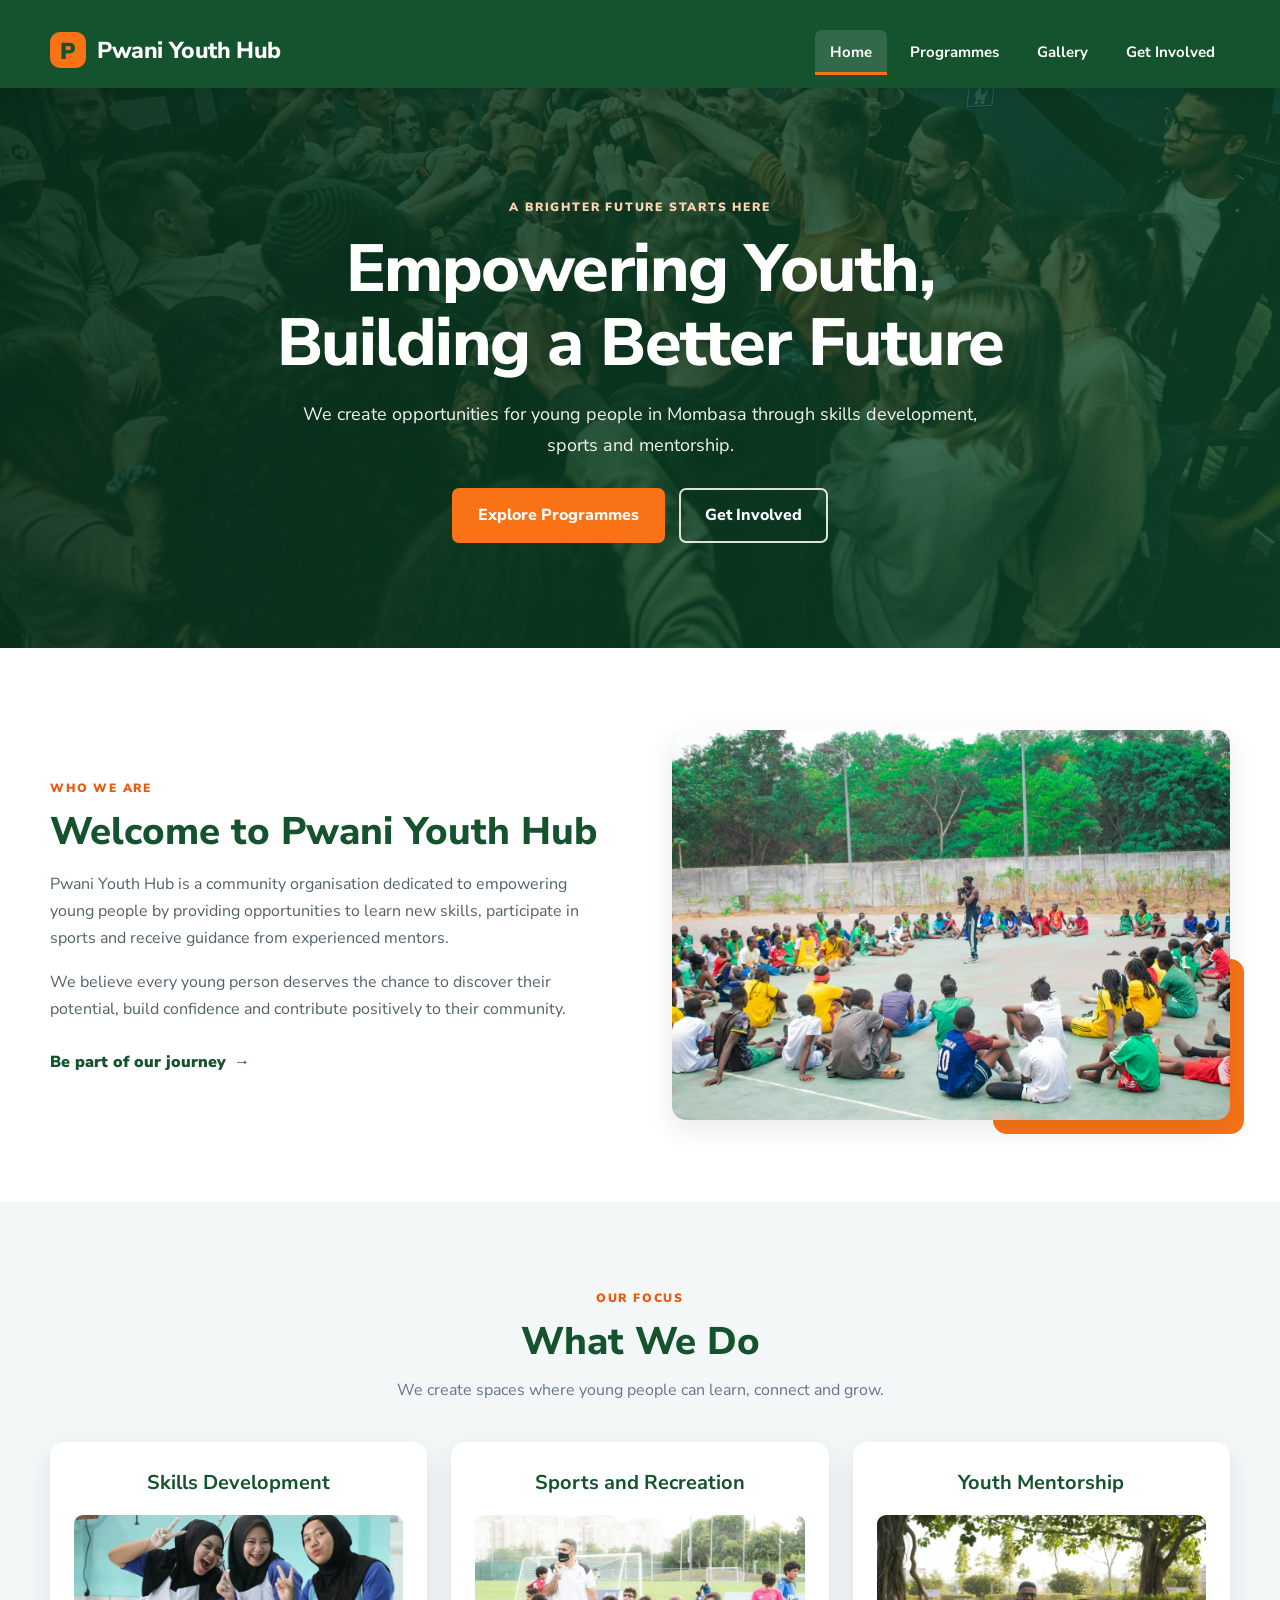
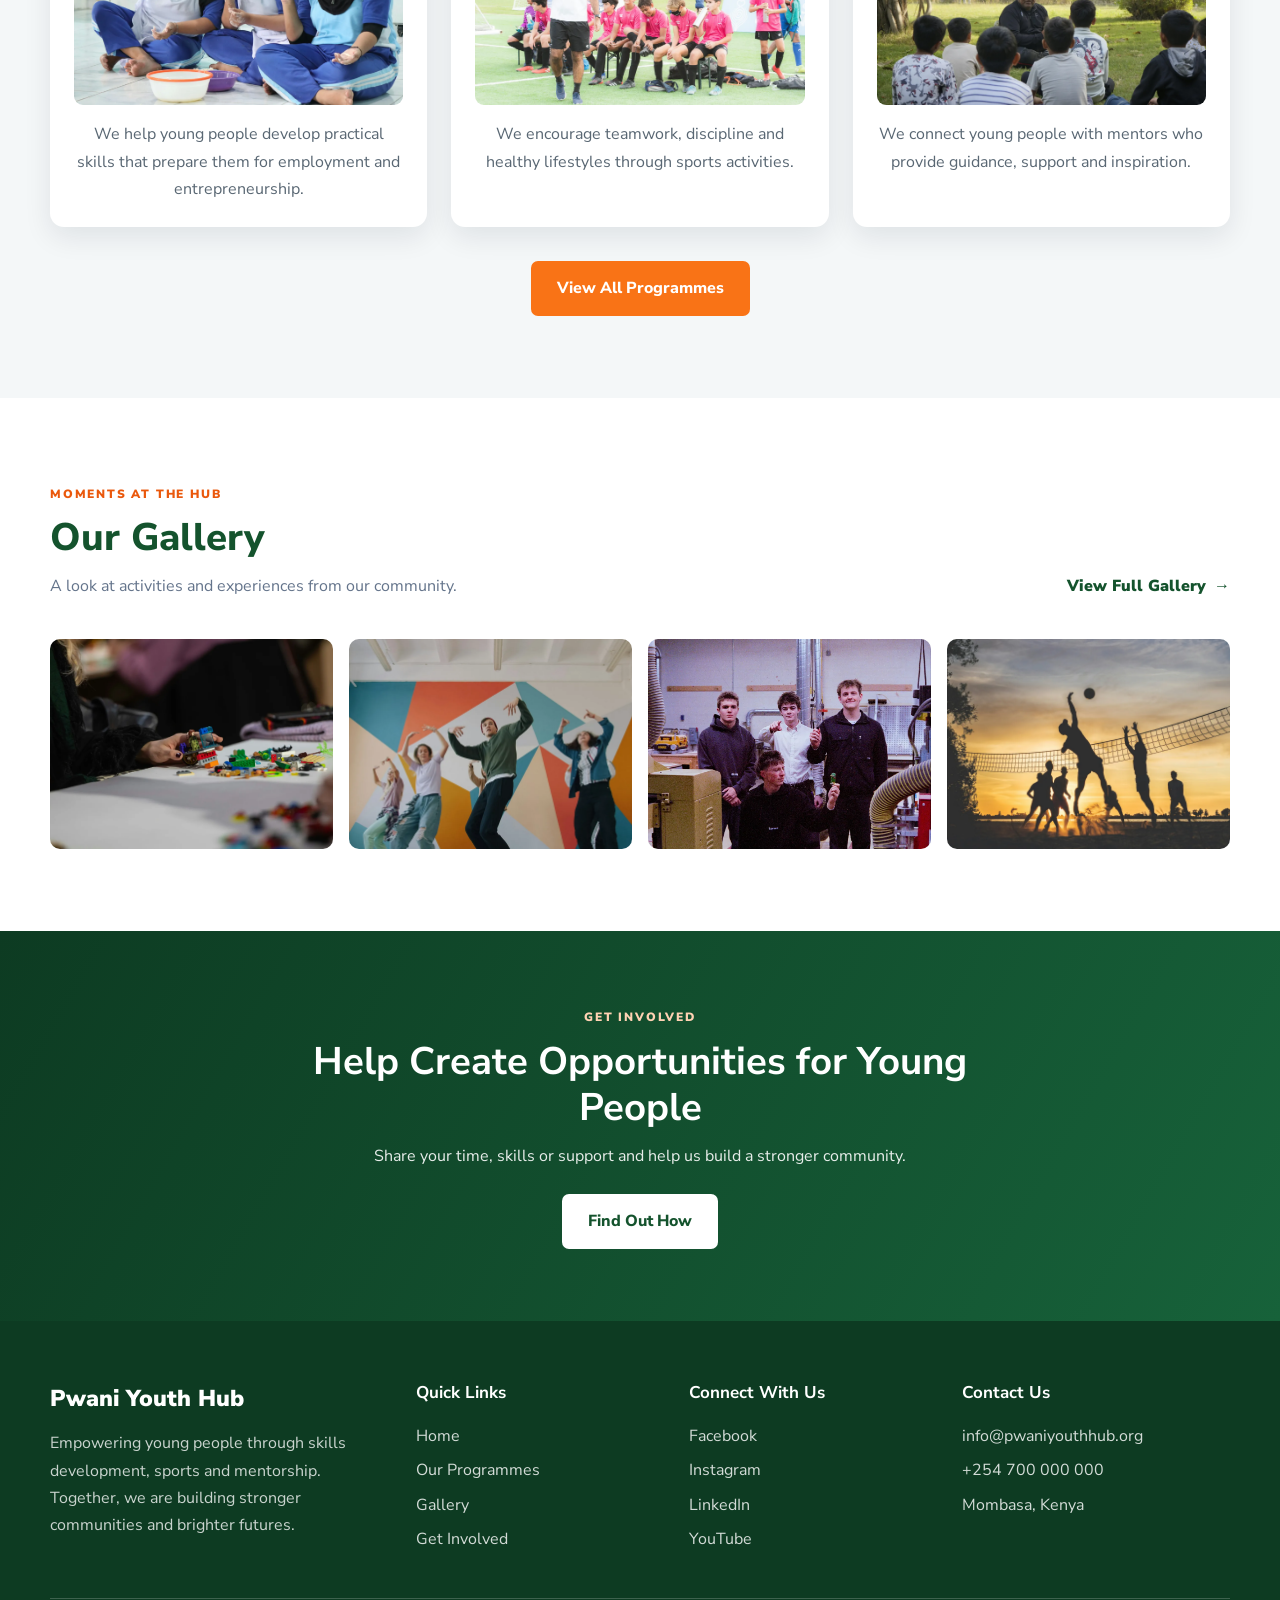
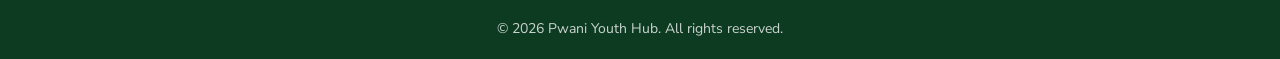
<file: index.html>
<!DOCTYPE html>
<html lang="en">
<head>
    <meta charset="UTF-8">
    <meta name="viewport" content="width=device-width, initial-scale=1.0">
    <meta name="description" content="Pwani Youth Hub empowers young people in Mombasa through skills development, sports and mentorship.">
    <title>Home | Pwani Youth Hub</title>
    <link rel="preconnect" href="https://fonts.googleapis.com">
    <link rel="preconnect" href="https://fonts.gstatic.com" crossorigin>
    <link href="https://fonts.googleapis.com/css2?family=Nunito+Sans:wght@400;500;600;700;800&display=swap" rel="stylesheet">
    <link rel="stylesheet" href="css/style.css">
</head>
<body>
<header class="site-header">
    <div class="header-inner">

        <a class="brand" href="index.html" aria-label="Pwani Youth Hub home">
            <span class="brand-mark">P</span>
            <span>Pwani Youth Hub</span>
        </a>

        <!-- Mobile menu button -->
        <button class="menu-toggle"
                type="button"
                aria-label="Open navigation menu"
                aria-expanded="false"
                aria-controls="site-navigation">
            ☰
        </button>

        <!-- Main navigation -->
        <nav class="site-nav" id="site-navigation" aria-label="Main navigation">
            <ul>
                <li><a href="index.html" aria-current="page">Home</a></li>
                <li><a href="programmes.html">Programmes</a></li>
                <li><a href="gallery.html">Gallery</a></li>
                <li><a href="get-involved.html">Get Involved</a></li>
            </ul>
        </nav>

    </div>
</header>
<main>
    <section class="hero">
        <div class="hero-shade"></div>
        <div class="hero-content">
            <span class="eyebrow eyebrow-light">A brighter future starts here</span>
            <h1>Empowering Youth,<br>Building a Better Future</h1>
            <p>We create opportunities for young people in Mombasa through skills development, sports and mentorship.</p>
            <div class="hero-actions">
                <a class="btn btn-primary" href="programmes.html">Explore Programmes</a>
                <a class="btn btn-outline" href="get-involved.html">Get Involved</a>
            </div>
        </div>
    </section>

    <section class="intro-section section-wrap">
        <div class="intro-copy">
            <span class="eyebrow">Who We Are</span>
            <h2>Welcome to Pwani Youth Hub</h2>
            <p>Pwani Youth Hub is a community organisation dedicated to empowering young people by providing opportunities to learn new skills, participate in sports and receive guidance from experienced mentors.</p>
            <p>We believe every young person deserves the chance to discover their potential, build confidence and contribute positively to their community.</p>
            <a class="text-link" href="get-involved.html">Be part of our journey <span aria-hidden="true">&rarr;</span></a>
        </div>
        <div class="intro-image">
            <img src="images/group_activity2.webp" alt="Young people taking part in a group activity" width="1500" height="1000" loading="lazy" decoding="async">
            <div class="image-accent"></div>
        </div>
    </section>

    <section class="what-we-do section-wrap section-tint">
        <div class="section-heading">
            <span class="eyebrow">Our Focus</span>
            <h2>What We Do</h2>
            <p>We create spaces where young people can learn, connect and grow.</p>
        </div>
        <div class="feature-grid">
            <article class="feature-card">
                <h3>Skills Development</h3>
                <img src="images/girls_baking.webp" alt="Practical skills learning activity" width="1500" height="1000" loading="lazy" decoding="async">
                <p>We help young people develop practical skills that prepare them for employment and entrepreneurship.</p>
            </article>
            <article class="feature-card">
                <h3>Sports and Recreation</h3>
                <img src="images/sport1.webp" alt="Youth sports activity" width="1500" height="1000" loading="lazy" decoding="async">
                <p>We encourage teamwork, discipline and healthy lifestyles through sports activities.</p>
            </article>
            <article class="feature-card">
                <h3>Youth Mentorship</h3>
                <img src="images/youth_listening.webp" alt="Young people listening during a group session" width="1500" height="1000" loading="lazy" decoding="async">
                <p>We connect young people with mentors who provide guidance, support and inspiration.</p>
            </article>
        </div>
        <div class="center-action"><a class="btn btn-primary" href="programmes.html">View All Programmes</a></div>
    </section>

    <section class="home-gallery section-wrap">
        <div class="section-heading heading-row">
            <div><span class="eyebrow">Moments at the Hub</span><h2>Our Gallery</h2><p>A look at activities and experiences from our community.</p></div>
            <a class="text-link" href="gallery.html">View Full Gallery <span aria-hidden="true">&rarr;</span></a>
        </div>
        <div class="preview-gallery">
            <img src="images/activity.webp" alt="Community activity" loading="lazy" decoding="async">
            <img src="images/dancing.webp" alt="Dance and recreation activity" loading="lazy" decoding="async">
            <img src="images/industrial_visit.webp" alt="Youth industrial visit" loading="lazy" decoding="async">
            <img src="images/volleyball.webp" alt="Volleyball activity" loading="lazy" decoding="async">
        </div>
    </section>

    <section class="home-cta">
        <div><span class="eyebrow eyebrow-light">Get involved</span><h2>Help Create Opportunities for Young People</h2><p>Share your time, skills or support and help us build a stronger community.</p><a class="btn btn-light" href="get-involved.html">Find Out How</a></div>
    </section>
</main>
<footer class="site-footer">
    <div class="footer-inner">
        <div class="footer-about">
            <a class="footer-brand" href="index.html">Pwani Youth Hub</a>
            <p>Empowering young people through skills development, sports and mentorship. Together, we are building stronger communities and brighter futures.</p>
        </div>
        <div>
            <h3>Quick Links</h3>
            <ul class="footer-list">
                <li><a href="index.html">Home</a></li>
                <li><a href="programmes.html">Our Programmes</a></li>
                <li><a href="gallery.html">Gallery</a></li>
                <li><a href="get-involved.html">Get Involved</a></li>
            </ul>
        </div>
        <div>
            <h3>Connect With Us</h3>
            <ul class="footer-list">
                <li><a href="https://www.facebook.com/" target="_blank" rel="noopener noreferrer">Facebook</a></li>
                <li><a href="https://www.instagram.com/" target="_blank" rel="noopener noreferrer">Instagram</a></li>
                <li><a href="https://www.linkedin.com/" target="_blank" rel="noopener noreferrer">LinkedIn</a></li>
                <li><a href="https://www.youtube.com/" target="_blank" rel="noopener noreferrer">YouTube</a></li>
            </ul>
        </div>
        <div>
            <h3>Contact Us</h3>
            <ul class="footer-list">
                <li><a href="mailto:info@pwaniyouthhub.org">info@pwaniyouthhub.org</a></li>
                <li><a href="tel:+254700000000">+254 700 000 000</a></li>
                <li>Mombasa, Kenya</li>
            </ul>
        </div>
    </div>
    <div class="copyright"><p>&copy; 2026 Pwani Youth Hub. All rights reserved.</p></div>
</footer>
<script src="js/script.js" defer></script>
</body>
</html>
</file>
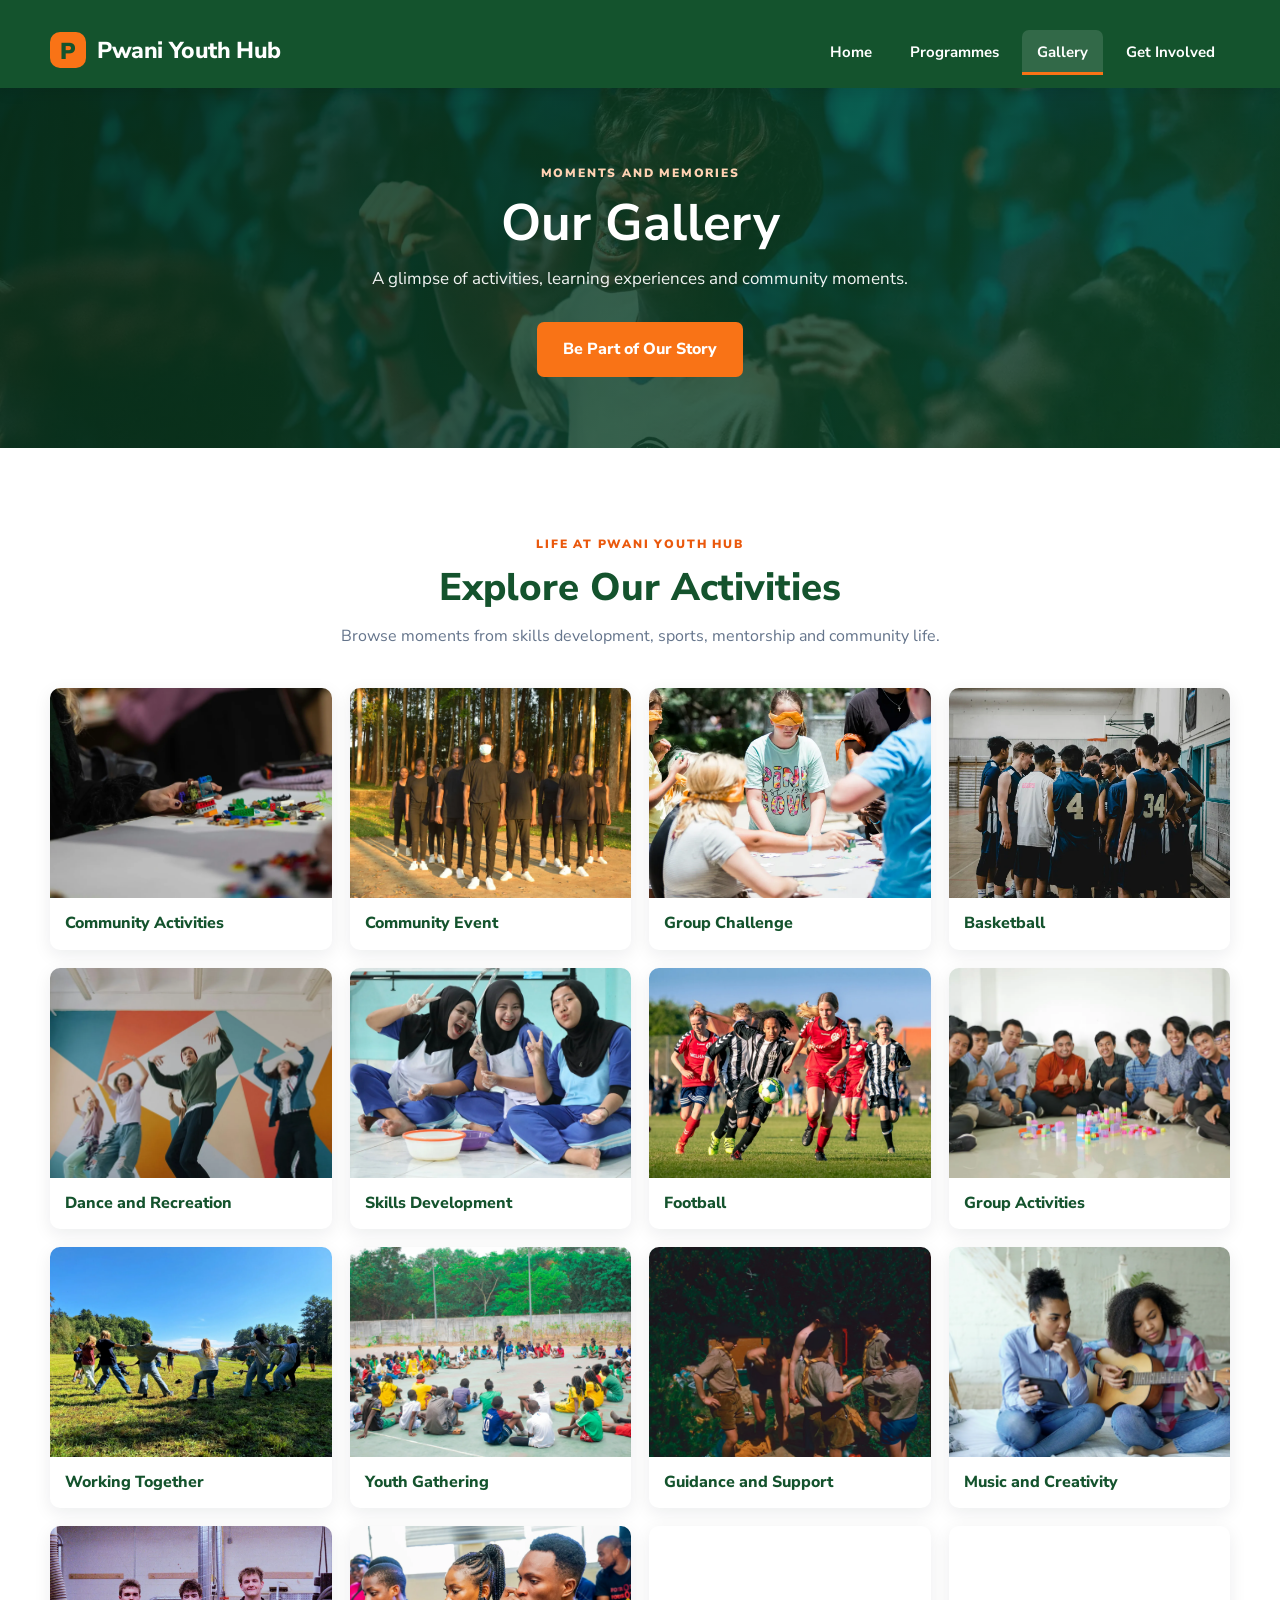
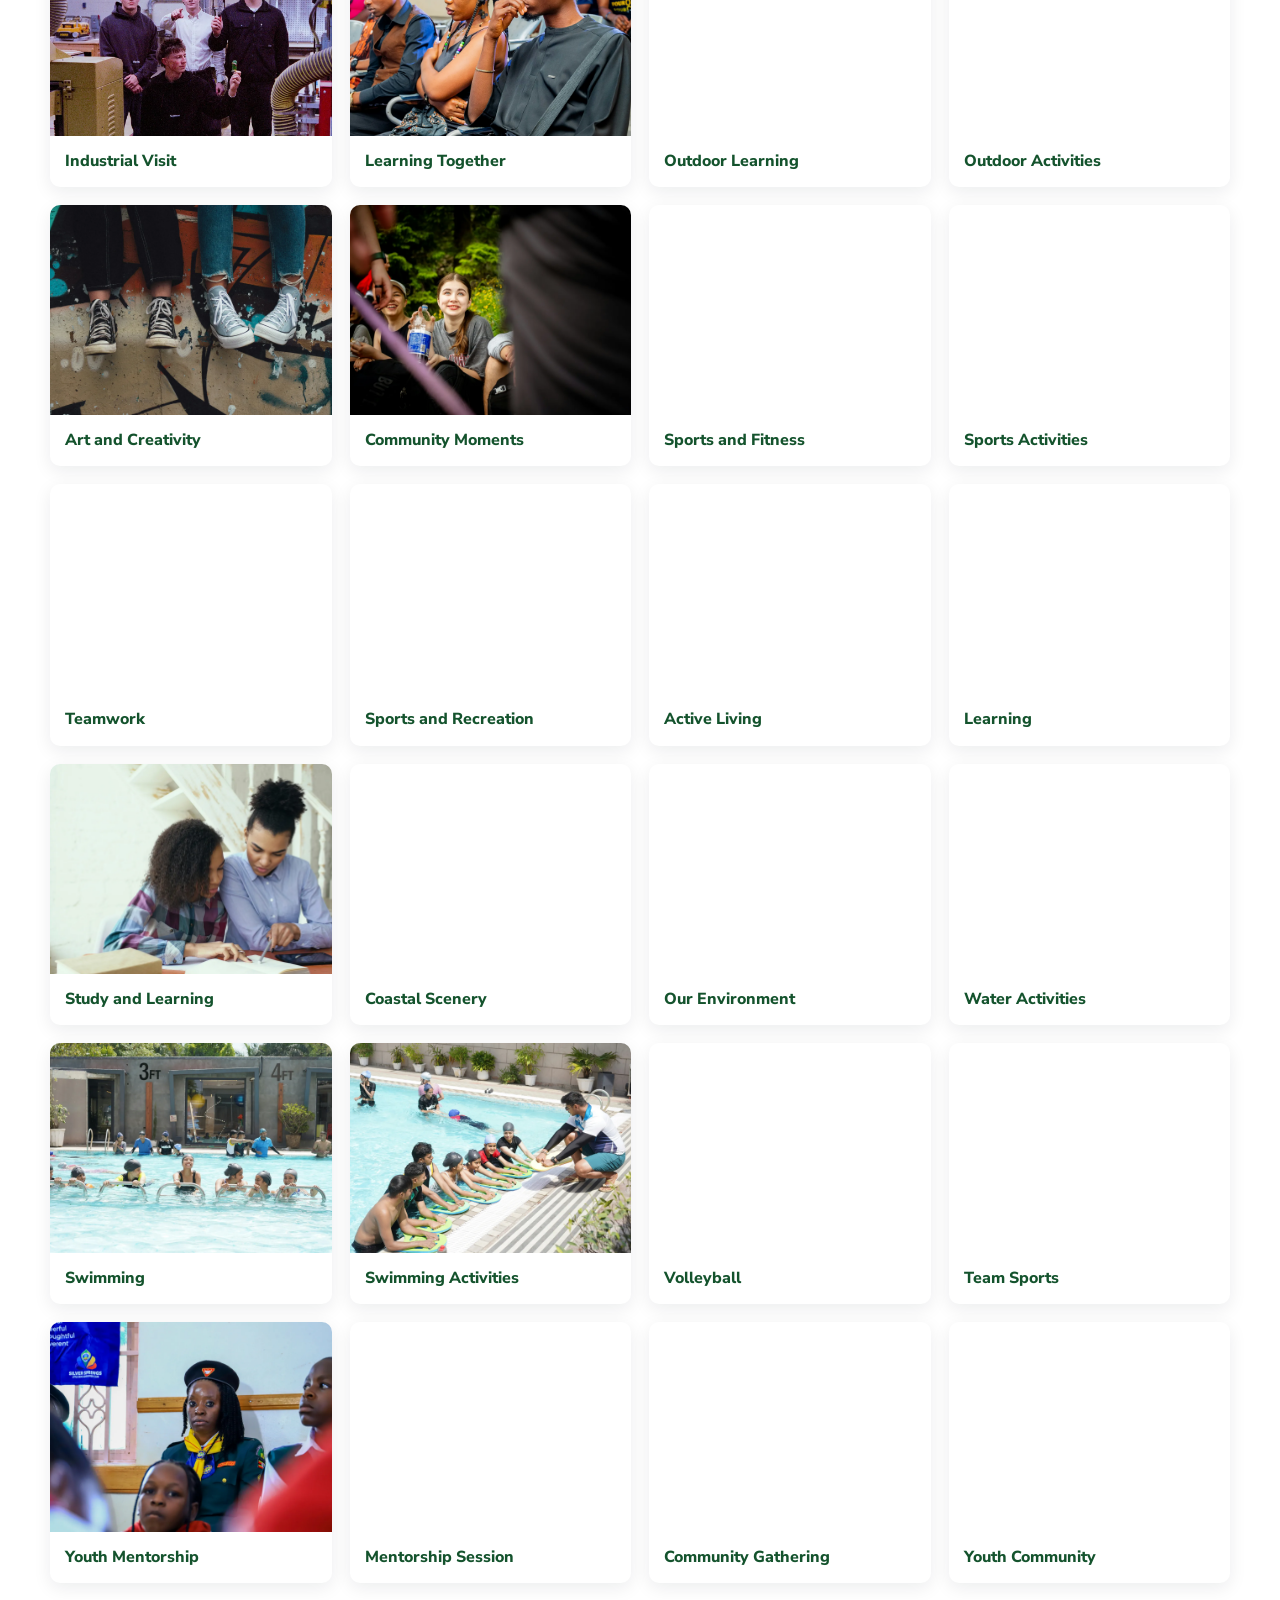
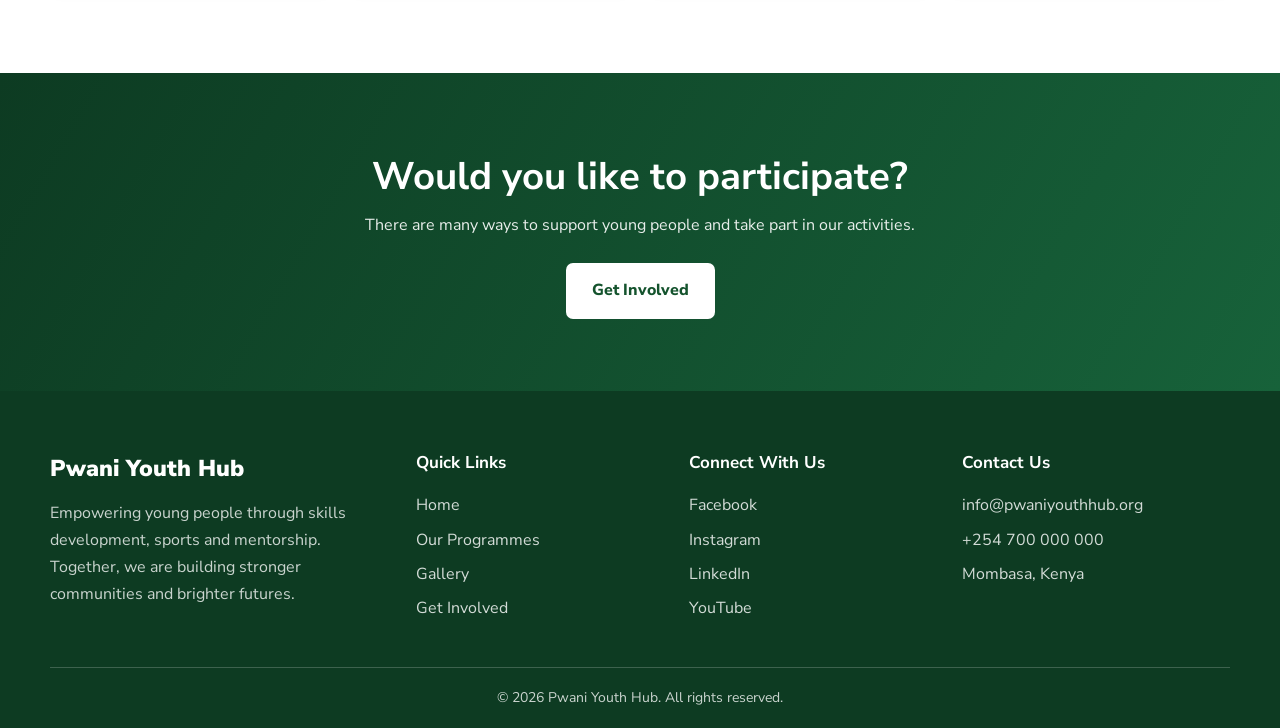
<file: gallery.html>
<!DOCTYPE html>
<html lang="en">
<head>
    <meta charset="UTF-8">
    <meta name="viewport" content="width=device-width, initial-scale=1.0">
    <meta name="description" content="Explore photographs of youth activities, learning, sports and community experiences.">
    <title>Gallery | Pwani Youth Hub</title>
    <link rel="preconnect" href="https://fonts.googleapis.com">
    <link rel="preconnect" href="https://fonts.gstatic.com" crossorigin>
    <link href="https://fonts.googleapis.com/css2?family=Nunito+Sans:wght@400;500;600;700;800&display=swap" rel="stylesheet">
    <link rel="stylesheet" href="css/style.css">
</head>
<body>
<header class="site-header">
    <div class="header-inner">

        <a class="brand" href="index.html" aria-label="Pwani Youth Hub home">
            <span class="brand-mark">P</span>
            <span>Pwani Youth Hub</span>
        </a>

        <!-- Mobile menu button -->
        <button class="menu-toggle"
                type="button"
                aria-label="Open navigation menu"
                aria-expanded="false"
                aria-controls="site-navigation">
            ☰
        </button>

        <!-- Main navigation -->
        <nav class="site-nav" id="site-navigation" aria-label="Main navigation">
            <ul>
                <li><a href="index.html">Home</a></li>
                <li><a href="programmes.html">Programmes</a></li>
                <li><a href="gallery.html" aria-current="page">Gallery</a></li>
                <li><a href="get-involved.html">Get Involved</a></li>
            </ul>
        </nav>

    </div>
</header>
<main>
    <section class="page-hero gallery-hero"><div class="hero-shade"></div><div class="page-hero-content"><span class="eyebrow eyebrow-light">Moments and Memories</span><h1>Our Gallery</h1><p>A glimpse of activities, learning experiences and community moments.</p><a class="btn btn-primary" href="get-involved.html">Be Part of Our Story</a></div></section>
    <section class="section-wrap gallery-section"><div class="section-heading"><span class="eyebrow">Life at Pwani Youth Hub</span><h2>Explore Our Activities</h2><p>Browse moments from skills development, sports, mentorship and community life.</p></div>
        <div class="gallery-grid">
            <figure class="gallery-item"><img src="images/activity.webp" alt="Community Activities at Pwani Youth Hub" loading="lazy" decoding="async"><figcaption>Community Activities</figcaption></figure>
            <figure class="gallery-item"><img src="images/black_parade.webp" alt="Community Event at Pwani Youth Hub" loading="lazy" decoding="async"><figcaption>Community Event</figcaption></figure>
            <figure class="gallery-item"><img src="images/blindfold.webp" alt="Group Challenge at Pwani Youth Hub" loading="lazy" decoding="async"><figcaption>Group Challenge</figcaption></figure>
            <figure class="gallery-item"><img src="images/busketball.webp" alt="Basketball at Pwani Youth Hub" loading="lazy" decoding="async"><figcaption>Basketball</figcaption></figure>
            <figure class="gallery-item"><img src="images/dancing.webp" alt="Dance and Recreation at Pwani Youth Hub" loading="lazy" decoding="async"><figcaption>Dance and Recreation</figcaption></figure>
            <figure class="gallery-item"><img src="images/girls_baking.webp" alt="Skills Development at Pwani Youth Hub" loading="lazy" decoding="async"><figcaption>Skills Development</figcaption></figure>
            <figure class="gallery-item"><img src="images/girls_soccer.webp" alt="Football at Pwani Youth Hub" loading="lazy" decoding="async"><figcaption>Football</figcaption></figure>
            <figure class="gallery-item"><img src="images/group_activity.webp" alt="Group Activities at Pwani Youth Hub" loading="lazy" decoding="async"><figcaption>Group Activities</figcaption></figure>
            <figure class="gallery-item"><img src="images/group_activity1.webp" alt="Working Together at Pwani Youth Hub" loading="lazy" decoding="async"><figcaption>Working Together</figcaption></figure>
            <figure class="gallery-item"><img src="images/group_activity2.webp" alt="Youth Gathering at Pwani Youth Hub" loading="lazy" decoding="async"><figcaption>Youth Gathering</figcaption></figure>
            <figure class="gallery-item"><img src="images/guide2.webp" alt="Guidance and Support at Pwani Youth Hub" loading="lazy" decoding="async"><figcaption>Guidance and Support</figcaption></figure>
            <figure class="gallery-item"><img src="images/guiter.webp" alt="Music and Creativity at Pwani Youth Hub" loading="lazy" decoding="async"><figcaption>Music and Creativity</figcaption></figure>
            <figure class="gallery-item"><img src="images/industrial_visit.webp" alt="Industrial Visit at Pwani Youth Hub" loading="lazy" decoding="async"><figcaption>Industrial Visit</figcaption></figure>
            <figure class="gallery-item"><img src="images/listening1.webp" alt="Learning Together at Pwani Youth Hub" loading="lazy" decoding="async"><figcaption>Learning Together</figcaption></figure>
            <figure class="gallery-item"><img src="images/nature_walk.webp" alt="Outdoor Learning at Pwani Youth Hub" loading="lazy" decoding="async"><figcaption>Outdoor Learning</figcaption></figure>
            <figure class="gallery-item"><img src="images/open_field.webp" alt="Outdoor Activities at Pwani Youth Hub" loading="lazy" decoding="async"><figcaption>Outdoor Activities</figcaption></figure>
            <figure class="gallery-item"><img src="images/paint1.webp" alt="Art and Creativity at Pwani Youth Hub" loading="lazy" decoding="async"><figcaption>Art and Creativity</figcaption></figure>
            <figure class="gallery-item"><img src="images/smile.webp" alt="Community Moments at Pwani Youth Hub" loading="lazy" decoding="async"><figcaption>Community Moments</figcaption></figure>
            <figure class="gallery-item"><img src="images/sport1.webp" alt="Sports and Fitness at Pwani Youth Hub" loading="lazy" decoding="async"><figcaption>Sports and Fitness</figcaption></figure>
            <figure class="gallery-item"><img src="images/sport2.webp" alt="Sports Activities at Pwani Youth Hub" loading="lazy" decoding="async"><figcaption>Sports Activities</figcaption></figure>
            <figure class="gallery-item"><img src="images/sport3.webp" alt="Teamwork at Pwani Youth Hub" loading="lazy" decoding="async"><figcaption>Teamwork</figcaption></figure>
            <figure class="gallery-item"><img src="images/sport4.webp" alt="Sports and Recreation at Pwani Youth Hub" loading="lazy" decoding="async"><figcaption>Sports and Recreation</figcaption></figure>
            <figure class="gallery-item"><img src="images/sport5.webp" alt="Active Living at Pwani Youth Hub" loading="lazy" decoding="async"><figcaption>Active Living</figcaption></figure>
            <figure class="gallery-item"><img src="images/studying.webp" alt="Learning at Pwani Youth Hub" loading="lazy" decoding="async"><figcaption>Learning</figcaption></figure>
            <figure class="gallery-item"><img src="images/studying1.webp" alt="Study and Learning at Pwani Youth Hub" loading="lazy" decoding="async"><figcaption>Study and Learning</figcaption></figure>
            <figure class="gallery-item"><img src="images/sunset.webp" alt="Coastal Scenery at Pwani Youth Hub" loading="lazy" decoding="async"><figcaption>Coastal Scenery</figcaption></figure>
            <figure class="gallery-item"><img src="images/sunset2.webp" alt="Our Environment at Pwani Youth Hub" loading="lazy" decoding="async"><figcaption>Our Environment</figcaption></figure>
            <figure class="gallery-item"><img src="images/surfing.webp" alt="Water Activities at Pwani Youth Hub" loading="lazy" decoding="async"><figcaption>Water Activities</figcaption></figure>
            <figure class="gallery-item"><img src="images/swimming.webp" alt="Swimming at Pwani Youth Hub" loading="lazy" decoding="async"><figcaption>Swimming</figcaption></figure>
            <figure class="gallery-item"><img src="images/swimming1.webp" alt="Swimming Activities at Pwani Youth Hub" loading="lazy" decoding="async"><figcaption>Swimming Activities</figcaption></figure>
            <figure class="gallery-item"><img src="images/volleyball.webp" alt="Volleyball at Pwani Youth Hub" loading="lazy" decoding="async"><figcaption>Volleyball</figcaption></figure>
            <figure class="gallery-item"><img src="images/volleyball1.webp" alt="Team Sports at Pwani Youth Hub" loading="lazy" decoding="async"><figcaption>Team Sports</figcaption></figure>
            <figure class="gallery-item"><img src="images/youth_guide.webp" alt="Youth Mentorship at Pwani Youth Hub" loading="lazy" decoding="async"><figcaption>Youth Mentorship</figcaption></figure>
            <figure class="gallery-item"><img src="images/youth_listening.webp" alt="Mentorship Session at Pwani Youth Hub" loading="lazy" decoding="async"><figcaption>Mentorship Session</figcaption></figure>
            <figure class="gallery-item"><img src="images/youth_praying.webp" alt="Community Gathering at Pwani Youth Hub" loading="lazy" decoding="async"><figcaption>Community Gathering</figcaption></figure>
            <figure class="gallery-item"><img src="images/youth_standing.webp" alt="Youth Community at Pwani Youth Hub" loading="lazy" decoding="async"><figcaption>Youth Community</figcaption></figure>
        </div>
    </section>
    <section class="home-cta"><div><h2>Would you like to participate?</h2><p>There are many ways to support young people and take part in our activities.</p><a class="btn btn-light" href="get-involved.html">Get Involved</a></div></section>
</main>
<footer class="site-footer">
    <div class="footer-inner">
        <div class="footer-about">
            <a class="footer-brand" href="index.html">Pwani Youth Hub</a>
            <p>Empowering young people through skills development, sports and mentorship. Together, we are building stronger communities and brighter futures.</p>
        </div>
        <div>
            <h3>Quick Links</h3>
            <ul class="footer-list">
                <li><a href="index.html">Home</a></li>
                <li><a href="programmes.html">Our Programmes</a></li>
                <li><a href="gallery.html">Gallery</a></li>
                <li><a href="get-involved.html">Get Involved</a></li>
            </ul>
        </div>
        <div>
            <h3>Connect With Us</h3>
            <ul class="footer-list">
                <li><a href="https://www.facebook.com/" target="_blank" rel="noopener noreferrer">Facebook</a></li>
                <li><a href="https://www.instagram.com/" target="_blank" rel="noopener noreferrer">Instagram</a></li>
                <li><a href="https://www.linkedin.com/" target="_blank" rel="noopener noreferrer">LinkedIn</a></li>
                <li><a href="https://www.youtube.com/" target="_blank" rel="noopener noreferrer">YouTube</a></li>
            </ul>
        </div>
        <div>
            <h3>Contact Us</h3>
            <ul class="footer-list">
                <li><a href="mailto:info@pwaniyouthhub.org">info@pwaniyouthhub.org</a></li>
                <li><a href="tel:+254700000000">+254 700 000 000</a></li>
                <li>Mombasa, Kenya</li>
            </ul>
        </div>
    </div>
    <div class="copyright"><p>&copy; 2026 Pwani Youth Hub. All rights reserved.</p></div>
</footer>
<script src="js/script.js" defer></script>
</body>
</html>
</file>
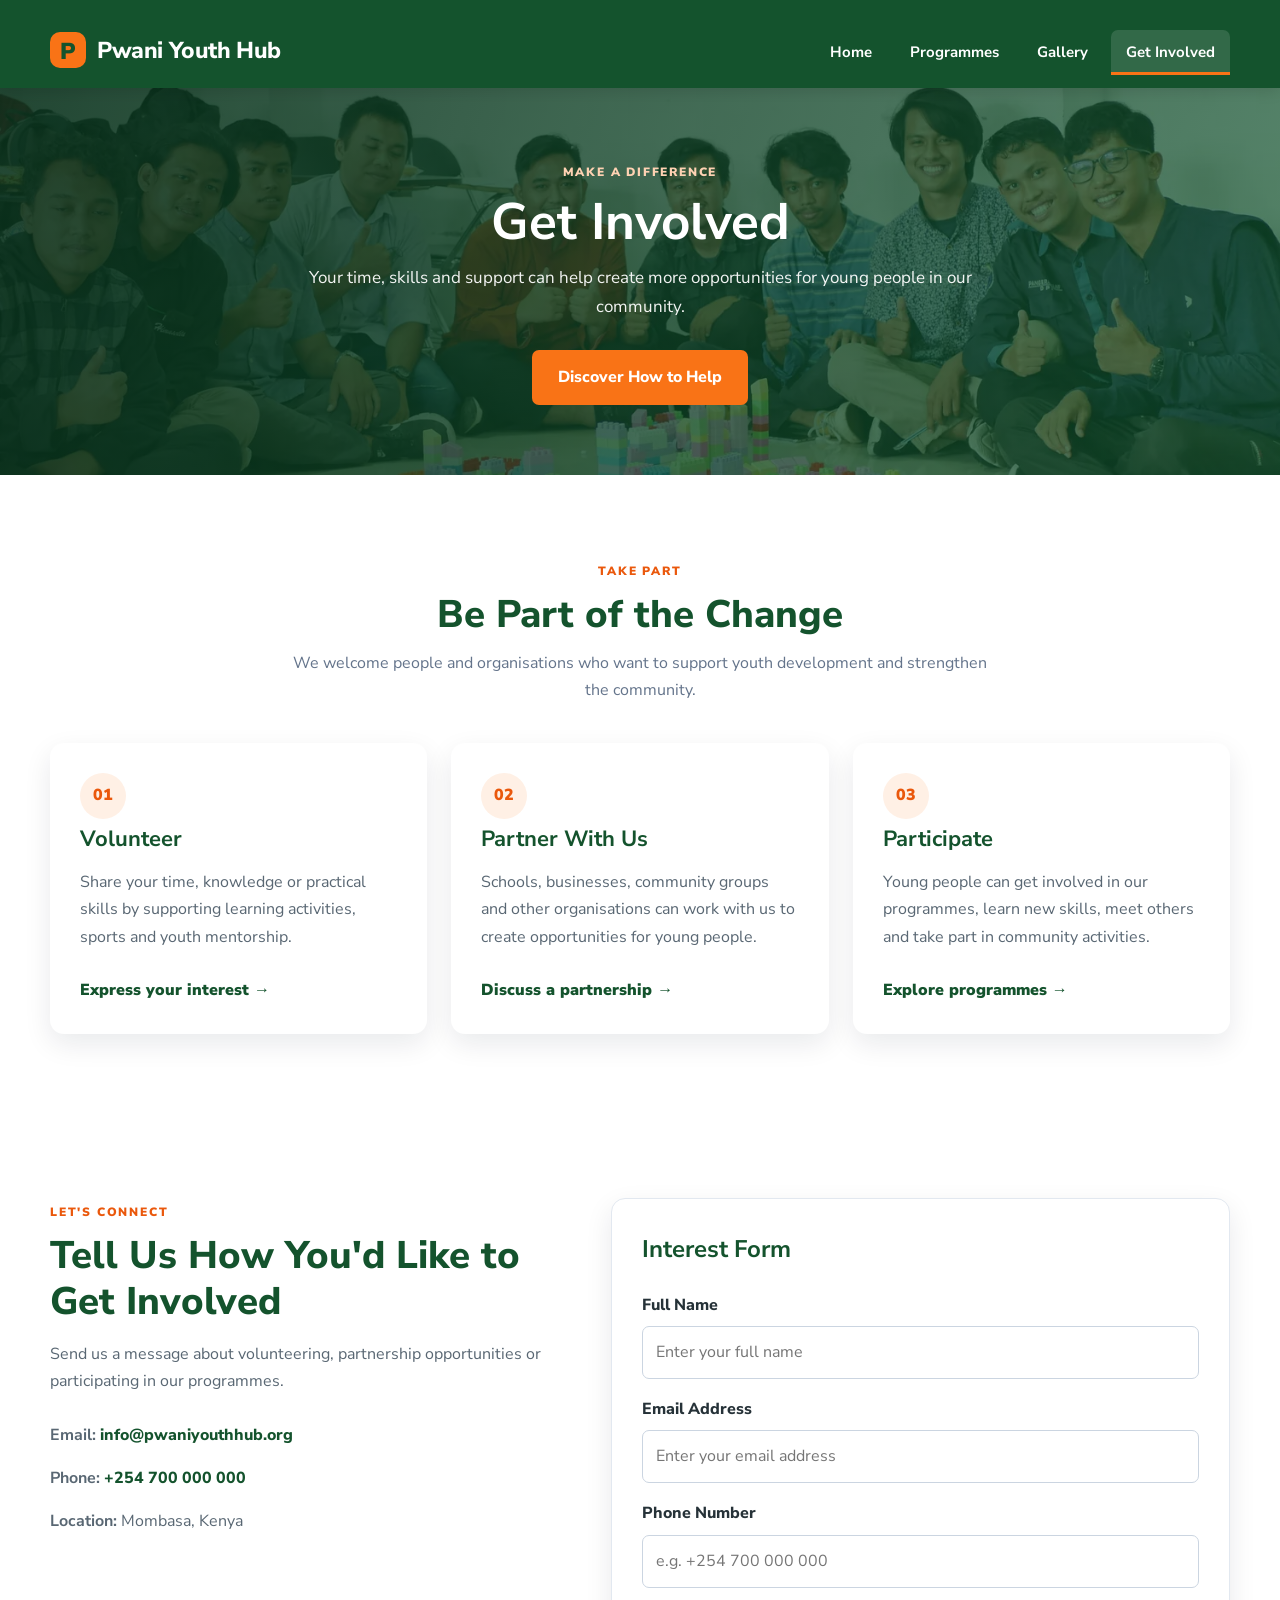
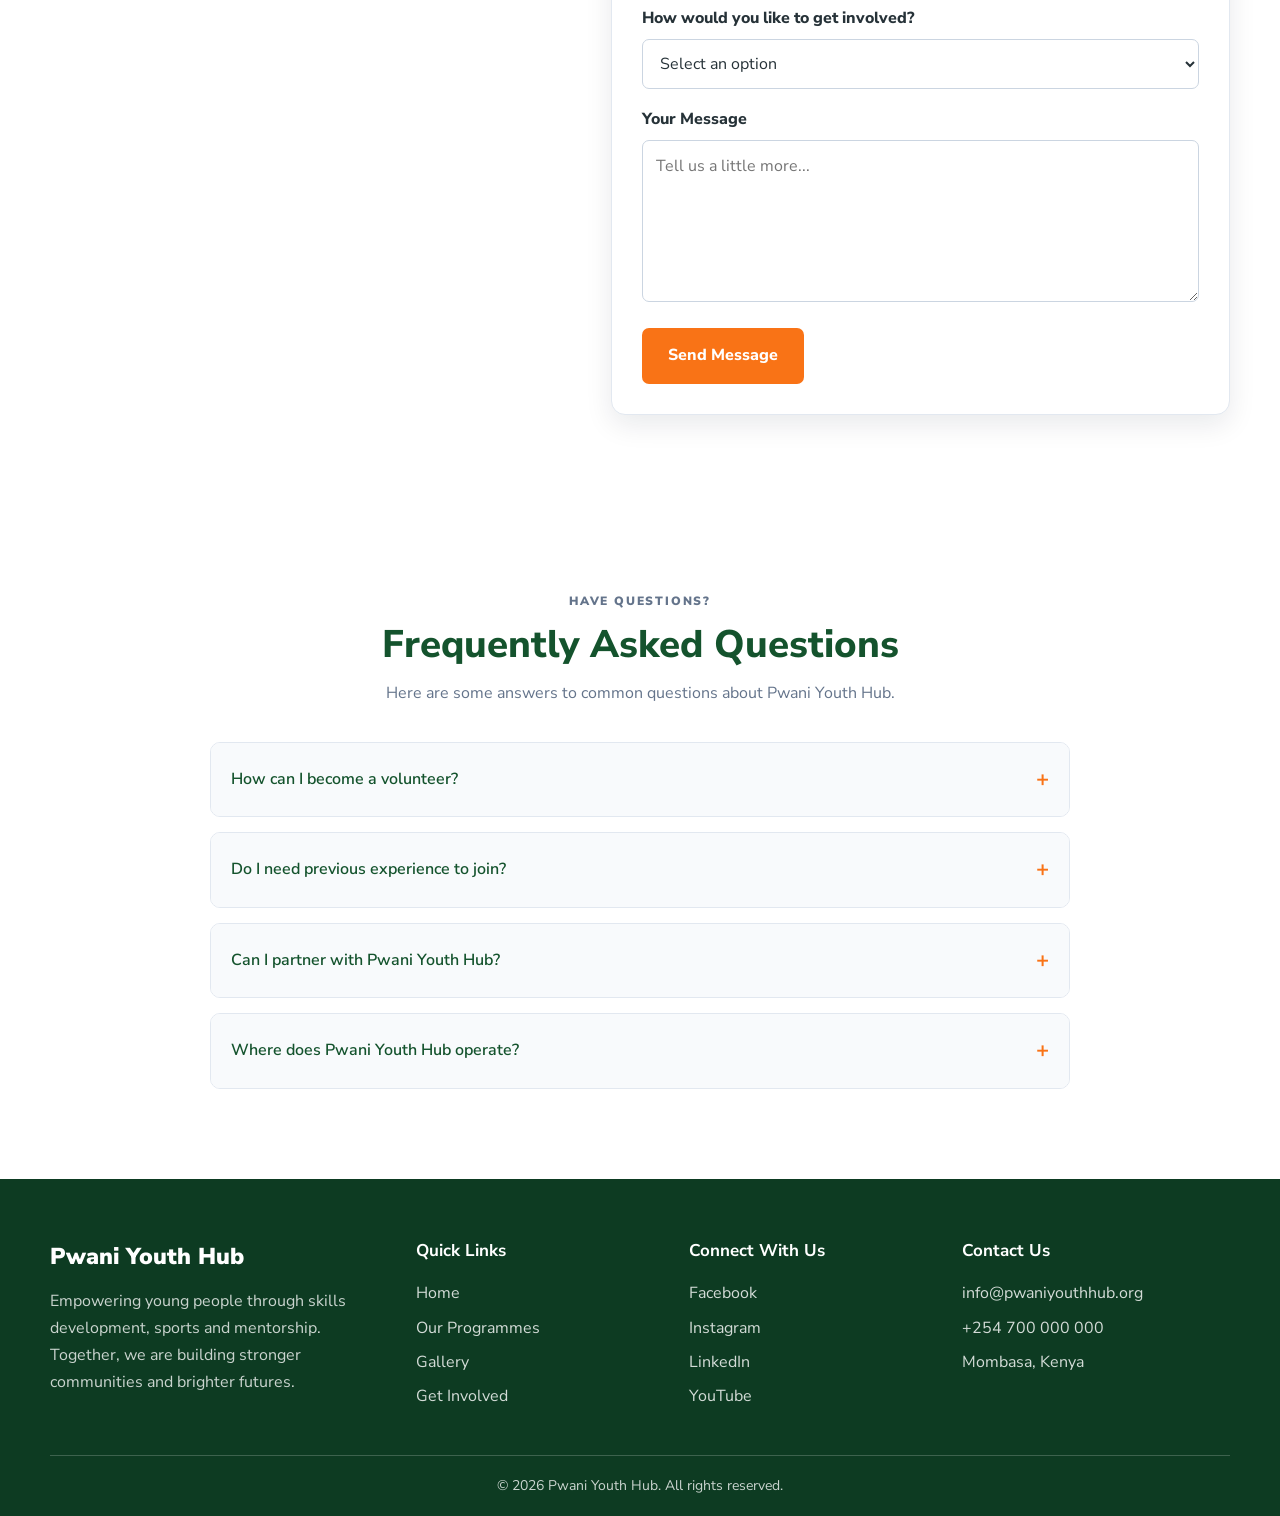
<file: get-involved.html>
<!DOCTYPE html>
<html lang="en">
<head>
    <meta charset="UTF-8">
    <meta name="viewport" content="width=device-width, initial-scale=1.0">
    <meta name="description" content="Volunteer, partner or participate in Pwani Youth Hub youth development programmes.">
    <title>Get Involved | Pwani Youth Hub</title>
    <link rel="preconnect" href="https://fonts.googleapis.com">
    <link rel="preconnect" href="https://fonts.gstatic.com" crossorigin>
    <link href="https://fonts.googleapis.com/css2?family=Nunito+Sans:wght@400;500;600;700;800&display=swap" rel="stylesheet">
    <link rel="stylesheet" href="css/style.css">
</head>
<body>
<header class="site-header">
    <div class="header-inner">

        <a class="brand" href="index.html" aria-label="Pwani Youth Hub home">
            <span class="brand-mark">P</span>
            <span>Pwani Youth Hub</span>
        </a>

        <!-- Mobile menu button -->
        <button class="menu-toggle"
                type="button"
                aria-label="Open navigation menu"
                aria-expanded="false"
                aria-controls="site-navigation">
            ☰
        </button>

        <!-- Main navigation -->
        <nav class="site-nav" id="site-navigation" aria-label="Main navigation">
            <ul>
                <li><a href="index.html">Home</a></li>
                <li><a href="programmes.html">Programmes</a></li>
                <li><a href="gallery.html">Gallery</a></li>
                <li><a href="get-involved.html" aria-current="page">Get Involved</a></li>
            </ul>
        </nav>

    </div>
</header>
<main>
    <section class="page-hero involvement-hero"><div class="hero-shade"></div><div class="page-hero-content"><span class="eyebrow eyebrow-light">Make a Difference</span><h1>Get Involved</h1><p>Your time, skills and support can help create more opportunities for young people in our community.</p><a class="btn btn-primary" href="#ways-to-help">Discover How to Help</a></div></section>
    <section class="section-wrap"><div class="section-heading"><span class="eyebrow">Take Part</span><h2>Be Part of the Change</h2><p>We welcome people and organisations who want to support youth development and strengthen the community.</p></div>
        <div class="ways-grid" id="ways-to-help">
            <article class="way-card"><span class="way-number">01</span><h2>Volunteer</h2><p>Share your time, knowledge or practical skills by supporting learning activities, sports and youth mentorship.</p><a class="text-link" href="#contact-form">Express your interest &rarr;</a></article>
            <article class="way-card"><span class="way-number">02</span><h2>Partner With Us</h2><p>Schools, businesses, community groups and other organisations can work with us to create opportunities for young people.</p><a class="text-link" href="#contact-form">Discuss a partnership &rarr;</a></article>
            <article class="way-card"><span class="way-number">03</span><h2>Participate</h2><p>Young people can get involved in our programmes, learn new skills, meet others and take part in community activities.</p><a class="text-link" href="programmes.html">Explore programmes &rarr;</a></article>
        </div>
    </section>
    <section class="contact-section section-wrap" id="contact-form">

        <div class="contact-copy">
            <span class="eyebrow">Let's Connect</span>
            <h2>Tell Us How You'd Like to Get Involved</h2>

            <p>Send us a message about volunteering, partnership opportunities or participating in our programmes.</p>

            <div class="contact-details">
                <p><strong>Email:</strong>
                    <a href="mailto:info@pwaniyouthhub.org">info@pwaniyouthhub.org</a>
                </p>

                <p><strong>Phone:</strong>
                    <a href="tel:+254700000000">+254 700 000 000</a>
                </p>

                <p><strong>Location:</strong> Mombasa, Kenya</p>
            </div>
        </div>

        <!-- INTEREST FORM -->
        <form class="interest-form" id="interest-form">

            <h2>Interest Form</h2>

            <div class="form-group">
                <label for="full-name">Full Name</label>
                <input type="text" id="full-name" name="full-name"
                    placeholder="Enter your full name" required>
            </div>

            <div class="form-group">
                <label for="email">Email Address</label>
                <input type="email" id="email" name="email"
                    placeholder="Enter your email address" required>
            </div>

            <div class="form-group">
                <label for="phone">Phone Number</label>
                <input type="tel" id="phone" name="phone"
                    placeholder="e.g. +254 700 000 000">
            </div>

            <div class="form-group">
                <label for="interest">How would you like to get involved?</label>

                <select id="interest" name="interest" required>
                    <option value="">Select an option</option>
                    <option value="volunteer">Volunteer</option>
                    <option value="partner">Partner with us</option>
                    <option value="participate">Join a programme</option>
                    <option value="other">Other</option>
                </select>
            </div>

            <div class="form-group">
                <label for="message">Your Message</label>

                <textarea id="message" name="message" rows="5"
                        placeholder="Tell us a little more..." required></textarea>
            </div>

            <button type="submit" class="btn btn-primary">
                Send Message
            </button>

            <!-- Form feedback message -->
            <p id="form-message" role="status" aria-live="polite"></p>

        </form>
    </section>
    <!-- END CONTACT SECTION -->


    <!-- FAQ SECTION -->
    <section class="faq-section">

        <div class="section-heading">
            <p class="eyebrow">HAVE QUESTIONS?</p>

            <h2>Frequently Asked Questions</h2>

            <p>Here are some answers to common questions about Pwani Youth Hub.</p>
        </div>

        <div class="faq-container">

            <div class="faq-item">
                <button class="faq-question" type="button"
                        aria-expanded="false"
                        aria-controls="faq-answer-1">
                    How can I become a volunteer?
                    <span class="faq-icon">+</span>
                </button>

                <div class="faq-answer" id="faq-answer-1" hidden>
                    <p>You can become a volunteer by completing our interest form. Our team will get in touch with you about available opportunities.</p>
                </div>
            </div>

            <div class="faq-item">
                <button class="faq-question" type="button"
                        aria-expanded="false"
                        aria-controls="faq-answer-2">
                    Do I need previous experience to join?
                    <span class="faq-icon">+</span>
                </button>

                <div class="faq-answer" id="faq-answer-2" hidden>
                    <p>No. Young people can express their interest in our programmes even if they have no previous experience.</p>
                </div>
            </div>

            <div class="faq-item">
                <button class="faq-question" type="button"
                        aria-expanded="false"
                        aria-controls="faq-answer-3">
                    Can I partner with Pwani Youth Hub?
                    <span class="faq-icon">+</span>
                </button>

                <div class="faq-answer" id="faq-answer-3" hidden>
                    <p>Yes. We welcome individuals and organisations interested in supporting youth development through partnerships.</p>
                </div>
            </div>

            <div class="faq-item">
                <button class="faq-question" type="button"
                        aria-expanded="false"
                        aria-controls="faq-answer-4">
                    Where does Pwani Youth Hub operate?
                    <span class="faq-icon">+</span>
                </button>

                <div class="faq-answer" id="faq-answer-4" hidden>
                    <p>Pwani Youth Hub serves young people in Mombasa, Kenya.</p>
                </div>
            </div>

        </div>

    </section>
</main>
<footer class="site-footer">
    <div class="footer-inner">
        <div class="footer-about">
            <a class="footer-brand" href="index.html">Pwani Youth Hub</a>
            <p>Empowering young people through skills development, sports and mentorship. Together, we are building stronger communities and brighter futures.</p>
        </div>
        <div>
            <h3>Quick Links</h3>
            <ul class="footer-list">
                <li><a href="index.html">Home</a></li>
                <li><a href="programmes.html">Our Programmes</a></li>
                <li><a href="gallery.html">Gallery</a></li>
                <li><a href="get-involved.html">Get Involved</a></li>
            </ul>
        </div>
        <div>
            <h3>Connect With Us</h3>
            <ul class="footer-list">
                <li><a href="https://www.facebook.com/" target="_blank" rel="noopener noreferrer">Facebook</a></li>
                <li><a href="https://www.instagram.com/" target="_blank" rel="noopener noreferrer">Instagram</a></li>
                <li><a href="https://www.linkedin.com/" target="_blank" rel="noopener noreferrer">LinkedIn</a></li>
                <li><a href="https://www.youtube.com/" target="_blank" rel="noopener noreferrer">YouTube</a></li>
            </ul>
        </div>
        <div>
            <h3>Contact Us</h3>
            <ul class="footer-list">
                <li><a href="mailto:info@pwaniyouthhub.org">info@pwaniyouthhub.org</a></li>
                <li><a href="tel:+254700000000">+254 700 000 000</a></li>
                <li>Mombasa, Kenya</li>
            </ul>
        </div>
    </div>
    <div class="copyright"><p>&copy; 2026 Pwani Youth Hub. All rights reserved.</p></div>
</footer>
<script src="js/script.js" defer></script>
</body>
</html>
</file>
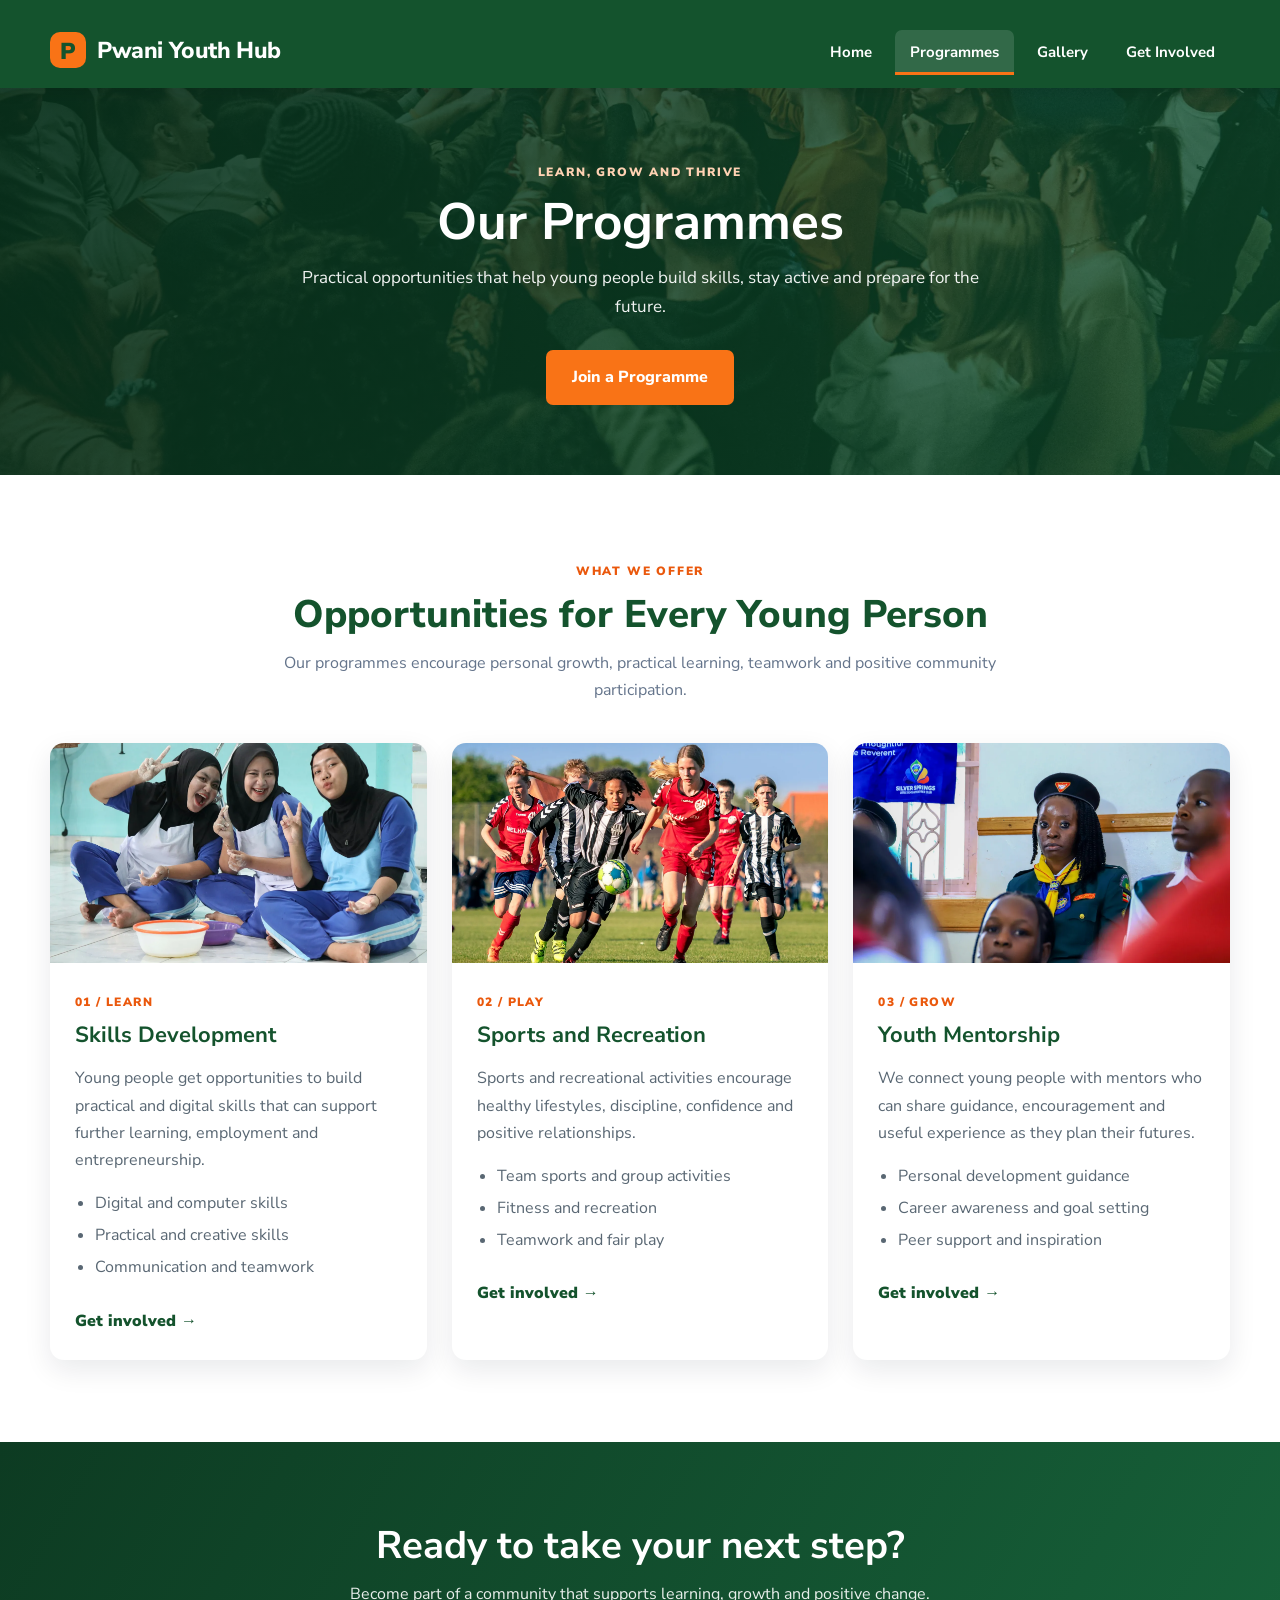
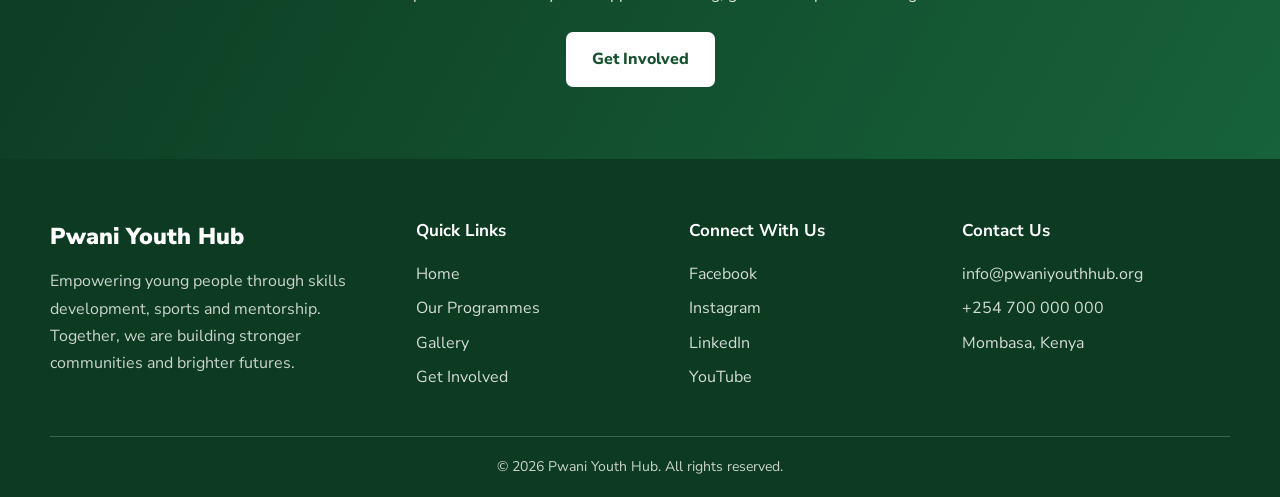
<file: programmes.html>
<!DOCTYPE html>
<html lang="en">
<head>
    <meta charset="UTF-8">
    <meta name="viewport" content="width=device-width, initial-scale=1.0">
    <meta name="description" content="Explore skills development, sports and mentorship programmes at Pwani Youth Hub.">
    <title>Programmes | Pwani Youth Hub</title>
    <link rel="preconnect" href="https://fonts.googleapis.com">
    <link rel="preconnect" href="https://fonts.gstatic.com" crossorigin>
    <link href="https://fonts.googleapis.com/css2?family=Nunito+Sans:wght@400;500;600;700;800&display=swap" rel="stylesheet">
    <link rel="stylesheet" href="css/style.css">
</head>
<body>
<header class="site-header">
    <div class="header-inner">
 
        <a class="brand" href="index.html" aria-label="Pwani Youth Hub home">
            <span class="brand-mark">P</span>
            <span>Pwani Youth Hub</span>
        </a>
 
        <!-- Mobile menu button -->
        <button class="menu-toggle"
                type="button"
                aria-label="Open navigation menu"
                aria-expanded="false"
                aria-controls="site-navigation">
            ☰
        </button>
 
        <!-- Main navigation -->
        <nav class="site-nav" id="site-navigation" aria-label="Main navigation">
            <ul>
                <li><a href="index.html">Home</a></li>
                <li><a href="programmes.html"aria-current="page">Programmes</a></li>
                <li><a href="gallery.html">Gallery</a></li>
                <li><a href="get-involved.html">Get Involved</a></li>
            </ul>
        </nav>
 
    </div>
</header>
<main>
    <section class="page-hero programmes-hero">
        <div class="hero-shade"></div>
        <div class="page-hero-content"><span class="eyebrow eyebrow-light">Learn, Grow and Thrive</span><h1>Our Programmes</h1><p>Practical opportunities that help young people build skills, stay active and prepare for the future.</p><a class="btn btn-primary" href="get-involved.html">Join a Programme</a></div>
    </section>
    <section class="section-wrap">
        <div class="section-heading"><span class="eyebrow">What We Offer</span><h2>Opportunities for Every Young Person</h2><p>Our programmes encourage personal growth, practical learning, teamwork and positive community participation.</p></div>
        <div class="programme-grid">
            <article class="programme-card"><img src="images/girls_baking.webp" alt="Practical skills activity" loading="lazy" decoding="async"><div class="card-body"><span class="card-kicker">01 / LEARN</span><h2>Skills Development</h2><p>Young people get opportunities to build practical and digital skills that can support further learning, employment and entrepreneurship.</p><ul><li>Digital and computer skills</li><li>Practical and creative skills</li><li>Communication and teamwork</li></ul><a class="text-link" href="get-involved.html">Get involved &rarr;</a></div></article>
            <article class="programme-card"><img src="images/girls_soccer.webp" alt="Young people playing football" loading="lazy" decoding="async"><div class="card-body"><span class="card-kicker">02 / PLAY</span><h2>Sports and Recreation</h2><p>Sports and recreational activities encourage healthy lifestyles, discipline, confidence and positive relationships.</p><ul><li>Team sports and group activities</li><li>Fitness and recreation</li><li>Teamwork and fair play</li></ul><a class="text-link" href="get-involved.html">Get involved &rarr;</a></div></article>
            <article class="programme-card"><img src="images/youth_guide.webp" alt="Youth guidance and mentorship" loading="lazy" decoding="async"><div class="card-body"><span class="card-kicker">03 / GROW</span><h2>Youth Mentorship</h2><p>We connect young people with mentors who can share guidance, encouragement and useful experience as they plan their futures.</p><ul><li>Personal development guidance</li><li>Career awareness and goal setting</li><li>Peer support and inspiration</li></ul><a class="text-link" href="get-involved.html">Get involved &rarr;</a></div></article>
        </div>
    </section>
    <section class="home-cta"><div><h2>Ready to take your next step?</h2><p>Become part of a community that supports learning, growth and positive change.</p><a class="btn btn-light" href="get-involved.html">Get Involved</a></div></section>
</main>
<footer class="site-footer">
    <div class="footer-inner">
        <div class="footer-about">
            <a class="footer-brand" href="index.html">Pwani Youth Hub</a>
            <p>Empowering young people through skills development, sports and mentorship. Together, we are building stronger communities and brighter futures.</p>
        </div>
        <div>
            <h3>Quick Links</h3>
            <ul class="footer-list">
                <li><a href="index.html">Home</a></li>
                <li><a href="programmes.html">Our Programmes</a></li>
                <li><a href="gallery.html">Gallery</a></li>
                <li><a href="get-involved.html">Get Involved</a></li>
            </ul>
        </div>
        <div>
            <h3>Connect With Us</h3>
            <ul class="footer-list">
                <li><a href="https://www.facebook.com/" target="_blank" rel="noopener noreferrer">Facebook</a></li>
                <li><a href="https://www.instagram.com/" target="_blank" rel="noopener noreferrer">Instagram</a></li>
                <li><a href="https://www.linkedin.com/" target="_blank" rel="noopener noreferrer">LinkedIn</a></li>
                <li><a href="https://www.youtube.com/" target="_blank" rel="noopener noreferrer">YouTube</a></li>
            </ul>
        </div>
        <div>
            <h3>Contact Us</h3>
            <ul class="footer-list">
                <li><a href="mailto:info@pwaniyouthhub.org">info@pwaniyouthhub.org</a></li>
                <li><a href="tel:+254700000000">+254 700 000 000</a></li>
                <li>Mombasa, Kenya</li>
            </ul>
        </div>
    </div>
    <div class="copyright"><p>&copy; 2026 Pwani Youth Hub. All rights reserved.</p></div>
</footer>
<script src="js/script.js" defer></script>
</body>
</html>
</file>
<file: css/style.css>
/* Pwani Youth Hub — one shared stylesheet for every page */
/* Defines reusable CSS variables for the website's colours, shadows, border radius, and content width. */
:root {
    --green: #14532D;
    --green-dark: #0D3B22;
    --green-mid: #17623A;
    --orange: #F97316;
    --orange-dark: #EA580C;
    --ink: #263238;
    --muted: #64748B;
    --paper: #FFFFFF;
    --surface: #F4F7F8;
    --line: #E2E8F0;
    --shadow: 0 10px 28px rgba(15, 23, 42, .09);
    --radius: 14px;
    --content: 1180px;
}
/* Applies border-box sizing globally so padding and borders are included in element dimensions. */
* {
    box-sizing: border-box;
}
/* Enables smooth scrolling for in-page navigation. */
html {
    scroll-behavior: smooth;
}
/* Sets the default page margin, font, text colour, background, and line spacing. */
body {
    margin: 0;
    font-family: "Nunito Sans", Arial, sans-serif;
    color: var(--ink);
    background: var(--paper);
    line-height: 1.7;
}
/* Makes images block elements and keeps them within their parent containers. */
img {
    display: block;
    max-width: 100%;
}
/* Makes links inherit the surrounding text colour and removes underlines. */
a {
    color: inherit;
    text-decoration: none;
}
/* Makes buttons and form controls inherit the site's font. */
button, input, select, textarea {
    font: inherit;
}
/* Styles the main header with a green background, white text, stacking order, and shadow. */
.site-header {
    position: relative;
    z-index: 10;
    background: var(--green);
    color: white;
    box-shadow: 0 3px 14px rgba(0,0,0,.12);
}
/* Controls the header content width, height, centring, Flexbox layout, alignment, and spacing. */
.header-inner {
    width: min(100% - 48px, var(--content));
    min-height: 88px;
    margin: auto;
    display: flex;
    align-items: flex-end;
    justify-content: space-between;
    gap: 28px;
}
/* Arranges and styles the logo mark and Pwani Youth Hub name. */
.brand {
    display: inline-flex;
    align-items: center;
    gap: 11px;
    padding-bottom: 18px;
    font-size: 23px;
    font-weight: 800;
    letter-spacing: -.4px;
}
 
/* Creates the orange logo square and centres its letter using CSS Grid. */
.brand-mark {
    display: grid;
    place-items: center;
    width: 36px;
    height: 36px;
    border-radius: 10px;
    color: var(--green);
    background: var(--orange);
    font-weight: 900;
}
 
/* Arranges navigation list items horizontally and removes default list styling and spacing. */
.site-nav ul {
    display: flex;
    align-items: center;
    gap: 8px;
    list-style: none;
    padding: 0 0 13px;
    margin: 0;
}
 
/* Styles navigation links, including their padding, colour, typography, rounded corners, and transition. */
.site-nav a {
    display: block;
    padding: 10px 15px;
    border-radius: 7px;
    color: white;
    font-size: 15px;
    font-weight: 700;
    transition: background .2s ease, color .2s ease;
}
 
/* Highlights a navigation link when hovered or when it represents the current page. */
.site-nav a:hover, .site-nav a[aria-current="page"] {
    color: white;
    background: rgba(255,255,255,.13);
}
 
/* Adds an orange inset underline to the current page's navigation link. */
.site-nav a[aria-current="page"] {
    box-shadow: inset 0 -3px var(--orange);
    border-radius: 7px 7px 0 0;
}
 
/* Provides shared positioning, grid centring, text alignment, colour, and background-image behaviour for hero sections. */
.hero, .page-hero {
    position: relative;
    isolation: isolate;
    display: grid;
    place-items: center;
    text-align: center;
    color: white;
    background-position: center;
    background-size: cover;
}
 
/* Sets the home hero's minimum height, padding, and background image. */
.hero {
    min-height: 560px;
    padding: 90px 24px;
    background-image: url("../images/hero_bg1.webp");
}
 
/* Places a dark gradient overlay over the hero image to improve text contrast. */
.hero-shade {
    position: absolute;
    z-index: -1;
    inset: 0;
    background: linear-gradient(110deg, rgba(8,49,27,.88), rgba(15,84,46,.66));
}
 
/* Limits the width of hero content for readability. */
.hero-content, .page-hero-content {
    max-width: 850px;
}
 
/* Styles the main home-page heading with responsive typography and spacing. */
.hero h1 {
    margin: 12px 0 18px;
    color: white;
    font-size: clamp(2.5rem, 5.2vw, 4.4rem);
    line-height: 1.12;
    font-weight: 800;
    letter-spacing: -1.5px;
}
 
/* Sets the width, spacing, colour, and size of hero description text. */
.hero p, .page-hero p {
    max-width: 720px;
    margin: 0 auto 28px;
    color: rgba(255,255,255,.94);
    font-size: 18px;
}
 
/* Styles small uppercase section labels with orange text and letter spacing. */
.eyebrow {
    display: inline-block;
    color: var(--orange-dark);
    font-size: 12px;
    font-weight: 900;
    letter-spacing: 1.8px;
    text-transform: uppercase;
}
 
/* Changes an eyebrow label to a light orange colour for dark backgrounds. */
.eyebrow-light {
    color: #FFD2B3;
}
 
/* Uses Flexbox to centre hero buttons and lets them wrap when necessary. */
.hero-actions {
    display: flex;
    flex-wrap: wrap;
    justify-content: center;
    gap: 14px;
}
 
/* Defines shared button layout, dimensions, padding, border, shape, typography, and transition. */
.btn {
    display: inline-flex;
    min-height: 48px;
    align-items: center;
    justify-content: center;
    padding: 12px 24px;
    border: 2px solid transparent;
    border-radius: 7px;
    font-weight: 800;
    cursor: pointer;
    transition: transform .2s ease, background .2s ease, border-color .2s ease;
}
 
/* Moves buttons slightly upward on hover. */
.btn:hover {
    transform: translateY(-2px);
}
 
/* Styles the primary button with white text and an orange background. */
.btn-primary {
    color: white;
    background: var(--orange);
}
 
/* Darkens the primary button background on hover. */
.btn-primary:hover {
    background: var(--orange-dark);
}
 
/* Styles a transparent button with a white border and white text. */
.btn-outline {
    color: white;
    border-color: rgba(255,255,255,.85);
    background: transparent;
}
 
/* Changes the outlined button to a white background with green text on hover. */
.btn-outline:hover {
    color: var(--green);
    background: white;
}
 
/* Styles a light button with a white background and green text. */
.btn-light {
    color: var(--green);
    background: white;
}
 
/* Changes the light button background on hover. */
.btn-light:hover {
    background: #FFF0E5;
}
 
/* Creates a centred content container with a maximum width and vertical padding. */
.section-wrap {
    width: min(100% - 48px, var(--content));
    margin: 0 auto;
    padding-top: 82px;
    padding-bottom: 82px;
}
 
/* Creates a full-width tinted section while aligning its content with the main site width. */
.section-tint {
    width: 100%;
    max-width: none;
    padding-left: max(24px, calc((100% - var(--content))/2));
    padding-right: max(24px, calc((100% - var(--content))/2));
    background: var(--surface);
}
 
/* Centres section headings and controls their maximum width and bottom spacing. */
.section-heading {
    max-width: 720px;
    margin: 0 auto 38px;
    text-align: center;
}
 
/* Styles headings in section, introduction, and contact areas. */
.section-heading h2, .intro-copy h2, .contact-copy h2 {
    margin: 8px 0 12px;
    color: var(--green);
    font-size: clamp(1.8rem, 3vw, 2.5rem);
    line-height: 1.2;
    font-weight: 800;
}
 
/* Styles the description beneath a section heading. */
.section-heading p {
    margin: 0;
    color: var(--muted);
}
/* Creates a two-column Grid layout for introduction text and image. */
.intro-section {
    display: grid;
    grid-template-columns: 1fr 1fr;
    align-items: center;
    gap: 64px;
}

/* Sets the paragraph colour in the introduction text. */
.intro-copy p {
    color: #52616B;
}

/* Provides a positioning context for the introduction image and its decorative accent. */
.intro-image {
    position: relative;
}

/* Sizes, crops, rounds, and adds a shadow to the introduction image. */
.intro-image img {
    position: relative;
    z-index: 1;
    width: 100%;
    height: 390px;
    object-fit: cover;
    border-radius: var(--radius);
    box-shadow: var(--shadow);
}

/* Creates a decorative orange shape beside the introduction image. */
.image-accent {
    position: absolute;
    right: -14px;
    bottom: -14px;
    width: 45%;
    height: 45%;
    border-radius: var(--radius);
    background: var(--orange);
}

/* Displays text links with Flexbox alignment, spacing, and green emphasis. */
.text-link {
    display: inline-flex;
    align-items: center;
    gap: 8px;
    margin-top: 10px;
    color: var(--green);
    font-weight: 900;
}

/* Changes text-link colour on hover. */
.text-link:hover {
    color: var(--orange-dark);
}

/* Creates a three-column Grid for feature cards. */
.feature-grid {
    display: grid;
    grid-template-columns: repeat(3, 1fr);
    gap: 24px;
}

/* Applies shared card styling, including clipped overflow, rounded corners, white backgrounds, shadows, and transitions. */
.feature-card, .programme-card, .way-card {
    overflow: hidden;
    border-radius: var(--radius);
    background: white;
    box-shadow: var(--shadow);
    transition: transform .25s ease, box-shadow .25s ease;
}

/* Raises cards and strengthens their shadows on hover. */
.feature-card:hover, .programme-card:hover, .way-card:hover {
    transform: translateY(-5px);
    box-shadow: 0 16px 34px rgba(15,23,42,.13);
}

/* Adds padding and centres feature-card content. */
.feature-card {
    padding: 24px;
    text-align: center;
}

/* Styles feature-card headings. */
.feature-card h3 {
    margin: 0 0 15px;
    color: var(--green);
    font-size: 20px;
}

/* Sets consistent dimensions and image cropping for feature cards. */
.feature-card img {
    width: 100%;
    height: 190px;
    object-fit: cover;
    border-radius: 9px;
}

/* Styles feature-card descriptions and their spacing. */
.feature-card p {
    margin: 16px 0 0;
    color: #596773;
}

/* Centres an action or button below a content group. */
.center-action {
    margin-top: 34px;
    text-align: center;
}

/* Places a heading and related link in a horizontal Flexbox row. */
.heading-row {
    display: flex;
    align-items: end;
    justify-content: space-between;
    gap: 24px;
    max-width: none;
    text-align: left;
}

/* Prevents the link in a heading row from wrapping. */
.heading-row .text-link {
    white-space: nowrap;
}

/* Creates a four-column Grid for the home-page gallery preview. */
.preview-gallery {
    display: grid;
    grid-template-columns: repeat(4, 1fr);
    gap: 16px;
}

/* Sets preview image dimensions, cropping, and rounded corners. */
.preview-gallery img {
    width: 100%;
    height: 210px;
    object-fit: cover;
    border-radius: 10px;
}

/* Styles the home call-to-action section with a green gradient and centred white text. */
.home-cta {
    padding: 72px 24px;
    text-align: center;
    color: white;
    background: linear-gradient(120deg, var(--green-dark), var(--green-mid));
}

/* Limits and centres the direct content inside the home call-to-action. */
.home-cta > div {
    max-width: 760px;
    margin: auto;
}

/* Styles the home call-to-action heading. */
.home-cta h2 {
    margin: 9px 0 12px;
    color: white;
    font-size: clamp(1.8rem, 3vw, 2.5rem);
    line-height: 1.2;
}

/* Styles the descriptive text in the home call-to-action. */
.home-cta p {
    margin: 0 auto 24px;
    color: rgba(255,255,255,.9);
}

/* Sets the height, padding, and background image for inner-page hero sections. */
.page-hero {
    min-height: 360px;
    padding: 70px 24px;
    background-image: url("../images/hero_bg.webp");
}

/* Styles the main heading on inner-page hero sections. */
.page-hero h1 {
    margin: 8px 0 12px;
    color: white;
    font-size: clamp(2.3rem, 4vw, 3.5rem);
    line-height: 1.15;
}

/* Sets the description font size on inner-page hero sections. */
.page-hero p {
    font-size: 17px;
}

/* Sets the background image for the Programmes page hero. */
.programmes-hero {
    background-image: url("../images/hero_bg1.webp");
}

/* Sets the background image for the Gallery page hero. */
.gallery-hero {
    background-image: url("../images/hero_bg.webp");
}

/* Sets the background image for the Get Involved page hero. */
.involvement-hero {
    background-image: url("../images/group_activity.webp");
}

/* Creates a three-column Grid for programme cards and stretches cards within each row. */
.programme-grid {
    display: grid;
    grid-template-columns: repeat(3, 1fr);
    align-items: stretch;
    gap: 25px;
}

/* Sets the dimensions and cropping of images at the top of programme cards. */
.programme-card > img {
    width: 100%;
    height: 220px;
    object-fit: cover;
}

/* Adds internal spacing around card text content. */
.card-body {
    padding: 25px;
}

/* Styles the small uppercase category label inside cards. */
.card-kicker {
    color: var(--orange-dark);
    font-size: 12px;
    font-weight: 900;
    letter-spacing: 1.4px;
}

/* Styles headings inside programme and involvement cards. */
.card-body h2, .way-card h2 {
    margin: 7px 0 10px;
    color: var(--green);
    font-size: 22px;
    line-height: 1.25;
}

/* Styles paragraphs inside programme and involvement cards. */
.card-body p, .way-card p {
    color: #596773;
}

/* Sets indentation and text colour for lists inside programme cards. */
.card-body ul {
    padding-left: 20px;
    color: #596773;
}

/* Adds vertical spacing between programme-card list items. */
.card-body li {
    margin: 5px 0;
}

/* Adds extra bottom spacing to the gallery section. */
.gallery-section {
    padding-bottom: 90px;
}

/* Creates a four-column Grid for gallery images. */
.gallery-grid {
    display: grid;
    grid-template-columns: repeat(4, minmax(0,1fr));
    gap: 18px;
}

/* Styles each gallery figure with rounded corners, clipped overflow, a white background, and a shadow. */
.gallery-item {
    overflow: hidden;
    margin: 0;
    border-radius: 10px;
    background: white;
    box-shadow: 0 5px 18px rgba(15,23,42,.08);
}

/* Sets gallery image dimensions and a smooth zoom transition. */
.gallery-item img {
    width: 100%;
    height: 210px;
    object-fit: cover;
    transition: transform .35s ease;
}

/* Slightly enlarges a gallery image when its item is hovered. */
.gallery-item:hover img {
    transform: scale(1.045);
}

/* Styles the caption beneath each gallery image. */
.gallery-item figcaption {
    padding: 12px 15px;
    color: var(--green);
    font-weight: 800;
}

/* Creates a three-column Grid for ways to get involved. */
.ways-grid {
    display: grid;
    grid-template-columns: repeat(3, 1fr);
    gap: 24px;
}

/* Adds internal padding to each ways-to-get-involved card. */
.way-card {
    padding: 30px;
}

/* Creates a circular numbered marker and centres its number using Grid. */
.way-number {
    display: grid;
    width: 46px;
    height: 46px;
    place-items: center;
    border-radius: 50%;
    color: var(--orange-dark);
    background: #FFF0E5;
    font-weight: 900;
}

/* Creates a two-column Grid for contact details and the interest form. */
.contact-section {
    display: grid;
    grid-template-columns: .9fr 1.1fr;
    align-items: start;
    gap: 55px;
}

/* Styles paragraphs in the contact-information column. */
.contact-copy p {
    color: #596773;
}

/* Adds spacing above the email, phone, and location details. */
.contact-details {
    margin-top: 26px;
}

/* Highlights email and phone links in bold green text. */
.contact-details a {
    color: var(--green);
    font-weight: 800;
}

/* Styles the interest form panel with padding, border, rounded corners, background, and shadow. */
.interest-form {
    padding: 30px;
    border: 1px solid var(--line);
    border-radius: var(--radius);
    background-color: var(--paper);
    box-shadow: var(--shadow);
}

/* Styles the heading at the top of the interest form. */
.interest-form h2 {
    margin: 0 0 22px;
    color: var(--green);
    font-size: 24px;
}

/* Adds spacing below each form field group. */
.form-group {
    margin-bottom: 17px;
}

/* Displays form labels on their own line with spacing and bold text. */
.form-group label {
    display: block;
    margin-bottom: 7px;
    color: var(--ink);
    font-weight: 800;
}

/* Gives form controls consistent width, padding, border, rounded corners, text colour, and background. */
.form-group input, .form-group select, .form-group textarea {
    width: 100%;
    padding: 12px 13px;
    border: 1px solid #CBD5E1;
    border-radius: 7px;
    color: var(--ink);
    background: white;
}

/* Highlights the form control currently in focus with an orange border and outline. */
.form-group input:focus, .form-group select:focus, .form-group textarea:focus {
    outline: 2px solid rgba(249,115,22,.25);
    border-color: var(--orange);
}

/* Allows the message textarea to be resized vertically only. */
.form-group textarea {
    resize: vertical;
}

/* Styles small helper text associated with a form. */
.form-note {
    color: var(--muted);
    font-size: 13px;
}

/* Styles the footer with white text, a dark green background, and spacing. */
.site-footer {
    padding: 58px 24px 0;
    color: white;
    background: var(--green-dark);
}

/* Creates and sizes the footer's four-column Grid. */
.footer-inner {
    display: grid;
    grid-template-columns: 1.4fr 1fr 1fr 1.15fr;
    gap: 40px;
    width: min(100%, var(--content));
    margin: auto;
    padding-bottom: 38px;
}

/* Styles footer column headings. */
.footer-inner h3 {
    margin: 0 0 15px;
    color: white;
    font-size: 17px;
}

/* Styles the footer brand name as a prominent white link. */
.footer-brand {
    display: inline-block;
    margin-bottom: 12px;
    color: white;
    font-size: 23px;
    font-weight: 900;
}

/* Limits and styles the footer's descriptive paragraph. */
.footer-about p {
    max-width: 310px;
    margin: 0;
    color: rgba(255,255,255,.78);
}

/* Removes default list markers, margin, and padding from footer lists. */
.footer-list {
    list-style: none;
    margin: 0;
    padding: 0;
}

/* Adds spacing and readable text colour to footer list items and allows long text to wrap. */
.footer-list li {
    margin: 7px 0;
    color: rgba(255,255,255,.82);
    overflow-wrap: anywhere;
}

/* Changes footer links to light orange on hover. */
.footer-list a:hover {
    color: #FFB37F;
}

/* Styles and centres the copyright strip below the footer columns. */
.copyright {
    width: min(100%, var(--content));
    margin: auto;
    padding: 18px 0;
    border-top: 1px solid rgba(255,255,255,.2);
    text-align: center;
    color: rgba(255,255,255,.78);
    font-size: 14px;
}

/* Removes the default paragraph margin in the copyright strip. */
.copyright p {
    margin: 0;
}

/* Tablet layout: applies when the viewport is 900px wide or narrower. */
@media (max-width: 900px) {

    /* Controls the header content width, height, centring, Flexbox layout, alignment, and spacing. */
    .header-inner {
    width: min(100% - 32px, var(--content));
    align-items: center;
    flex-direction: column;
    gap: 0;
    padding-top: 14px;
}

    /* Arranges and styles the logo mark and Pwani Youth Hub name. */
    .brand {
    padding: 0 0 8px;
}

    /* Arranges navigation list items horizontally and removes default list styling and spacing. */
    .site-nav ul {
    flex-wrap: wrap;
    justify-content: center;
    padding-bottom: 8px;
}
/* Creates a two-column Grid layout for introduction text and image. */
    .intro-section {
    gap: 35px;
}

    /* Changes these card grids to two columns at this responsive breakpoint. */
    .feature-grid, .programme-grid, .ways-grid {
    grid-template-columns: repeat(2, 1fr);
}

    /* Creates a four-column Grid for gallery images. */
    .gallery-grid {
    grid-template-columns: repeat(3, 1fr);
}

    /* Creates and sizes the footer's four-column Grid. */
    .footer-inner {
    grid-template-columns: repeat(2, 1fr);
}
}
/* Small-screen layout: adjusts sections and typography for phones. */
@media (max-width: 620px) {
/* Controls the header content width, height, centring, Flexbox layout, alignment, and spacing. */
    .header-inner {
    width: calc(100% - 24px);
}
/* Arranges and styles the logo mark and Pwani Youth Hub name. */
    .brand {
    font-size: 20px;
}
/* Arranges navigation list items horizontally and removes default list styling and spacing. */
    .site-nav ul {
    gap: 2px;
}
/* Styles navigation links, including their padding, colour, typography, rounded corners, and transition. */
    .site-nav a {
    padding: 8px 9px;
    font-size: 13px;
}
/* Sets the home hero's minimum height, padding, and background image. */
    .hero {
    min-height: 500px;
    padding: 70px 20px;
}
/* Styles the main home-page heading with responsive typography and spacing. */
    .hero h1 {
    letter-spacing: -.7px;
}
/* Sets the width, spacing, colour, and size of hero description text. */
    .hero p, .page-hero p {
    font-size: 16px;
}
/* Creates a centred content container with a maximum width and vertical padding. */
    .section-wrap {
    width: calc(100% - 36px);
    padding-top: 58px;
    padding-bottom: 58px;
}
/* Creates a full-width tinted section while aligning its content with the main site width. */
    .section-tint {
    width: 100%;
    padding-left: 18px;
    padding-right: 18px;
}
/* Changes introduction and contact layouts to one column on small screens. */
    .intro-section, .contact-section {
    grid-template-columns: 1fr;
    gap: 30px;
}
/* Sizes, crops, rounds, and adds a shadow to the introduction image. */
    .intro-image img {
    height: 280px;
}
/* Changes these card grids to two columns at this responsive breakpoint. */
    .feature-grid, .programme-grid, .ways-grid {
    grid-template-columns: 1fr;
}
/* Sets consistent dimensions and image cropping for feature cards. */
    .feature-card img {
    height: 210px;
}
/* Places a heading and related link in a horizontal Flexbox row. */
    .heading-row {
    align-items: flex-start;
    flex-direction: column;
    gap: 8px;
}
/* Creates a four-column Grid for the home-page gallery preview. */
    .preview-gallery {
    grid-template-columns: repeat(2, 1fr);
}
/* Sets preview image dimensions, cropping, and rounded corners. */
    .preview-gallery img {
    height: 150px;
}
/* Sets the height, padding, and background image for inner-page hero sections. */
    .page-hero {
    min-height: 310px;
    padding: 55px 20px;
}
/* Creates a four-column Grid for gallery images. */
    .gallery-grid {
    grid-template-columns: repeat(2, minmax(0,1fr));
    gap: 12px;
}
/* Sets gallery image dimensions and a smooth zoom transition. */
    .gallery-item img {
    height: 145px;
}
/* Styles the caption beneath each gallery image. */
    .gallery-item figcaption {
    padding: 9px 10px;
    font-size: 13px;
}
/* Creates and sizes the footer's four-column Grid. */
    .footer-inner {
    grid-template-columns: 1fr 1fr;
    gap: 28px 18px;
}
/* Makes the footer description span both columns on small screens. */
    .footer-about {
    grid-column: 1 / -1;
}
/* Styles the interest form panel with padding, border, rounded corners, background, and shadow. */
    .interest-form {
    padding: 22px;
}
}
/* Very small-screen layout: adds adjustments for narrow phones. */
@media (max-width: 380px) {
/* Styles navigation links, including their padding, colour, typography, rounded corners, and transition. */
    .site-nav a {
    padding: 7px 6px;
    font-size: 12px;
}
/* Creates a four-column Grid for gallery images. */
    .gallery-grid {
    grid-template-columns: 1fr;
}
/* Sets gallery image dimensions and a smooth zoom transition. */
    .gallery-item img {
    height: 210px;
}
}
/* Accessibility: respects the visitor's reduced-motion preference. */
@media (prefers-reduced-motion: reduce) {
/* Enables smooth scrolling for in-page navigation. */
    html {
    scroll-behavior: auto;
}
/* Shortens transitions and animations for visitors who have enabled reduced motion. */
    *, *::before, *::after {
    transition-duration: .01ms !important;
    animation-duration: .01ms !important;
}
}

/* Hide hamburger menu on desktop */
/* Hides the hamburger menu button by default on desktop screens. */
.menu-toggle {
    display: none;
}

/* MOBILE NAVIGATION */

/* Mobile navigation: applies the dropdown menu layout on screens up to 768px. */
@media (max-width: 768px) {

    /* Header layout */
/* Controls the header content width, height, centring, Flexbox layout, alignment, and spacing. */
    .header-inner {
    display: flex;
    flex-direction: row;
    align-items: center;
    justify-content: space-between;
    flex-wrap: wrap;
    gap: 0;
    padding: 12px 18px;
}

    /* Website logo */
/* Arranges and styles the logo mark and Pwani Youth Hub name. */
    .brand {
    display: flex;
    align-items: center;
    gap: 8px;
    margin: 0;
}

/* Creates the orange logo square and centres its letter using CSS Grid. */
    .brand-mark {
    width: 34px;
    height: 34px;
    display: flex;
    align-items: center;
    justify-content: center;
    border-radius: 9px;
}

    /* Hamburger button */
/* Hides the hamburger menu button by default on desktop screens. */
    .menu-toggle {
    display: flex;
    align-items: center;
    justify-content: center;
    width: 40px;
    height: 38px;
    margin: 0;
    padding: 0;
    background-color: #F97316;
    color: white;
    border: none;
    border-radius: 7px;
    font-size: 22px;
    cursor: pointer;
}

    /* Navigation dropdown */
/* Hides the mobile navigation initially and prepares it to span the header width when opened. */
    .site-nav {
    display: none;
    width: 100%;
    flex-basis: 100%;
    margin-top: 12px;
    padding-top: 10px;
    border-top: 1px solid rgba(255,255,255,0.15);
}

/* Displays the mobile navigation when JavaScript adds the active class. */
    .site-nav.active {
    display: block;
}

    /* Navigation links */
/* Arranges navigation list items horizontally and removes default list styling and spacing. */
    .site-nav ul {
    display: flex;
    flex-direction: column;
    align-items: stretch;
    gap: 4px;
    padding: 0;
    margin: 0;
    list-style: none;
}

/* Makes each mobile navigation list item fill the available width. */
    .site-nav ul li {
    width: 100%;
}

/* Makes each mobile navigation link a full-width, centred tap target. */
    .site-nav ul li a {
    display: block;
    width: 100%;
    padding: 10px 12px;
    text-align: center;
    border-radius: 6px;
}

    .site-nav ul li a:hover,
    .site-nav ul li a[aria-current="page"] {
    background-color: rgba(255,255,255,0.12);
    border-bottom: 2px solid #F97316;
}

} 
/* FAQ SECTION */
/* Sets the FAQ section's maximum width, centres it, and adds outer and inner spacing. */
.faq-section {
    max-width: 900px;
    margin: 60px auto;
    padding: 30px 20px;
}

/* Centres the FAQ heading content and adds space below it. */
.faq-section .section-heading {
    text-align: center;
    margin-bottom: 35px;
}

/* Stacks FAQ items vertically with Flexbox and consistent gaps. */
.faq-container {
    display: flex;
    flex-direction: column;
    gap: 15px;
}

/* Styles each FAQ item as a light card with a border, rounded corners, and clipped overflow. */
.faq-item {
    background-color: #F8FAFC;
    border: 1px solid #e2e8f0;
    border-radius: 10px;
    overflow: hidden;
}

/* Styles each FAQ question button as a full-width Flexbox row with the question and icon at opposite ends. */
.faq-question {
    width: 100%;
    padding: 18px 20px;
    background-color: #F8FAFC;
    color: #14532D;
    border: none;
    display: flex;
    justify-content: space-between;
    align-items: center;
    text-align: left;
    font-size: 16px;
    font-weight: 600;
    cursor: pointer;
}

/* Changes the FAQ question background when the pointer hovers over it. */
.faq-question:hover {
    background-color: #e8f1eb;
}

/* Styles the plus or minus symbol showing the FAQ item's state. */
.faq-icon {
    color: #F97316;
    font-size: 22px;
    font-weight: bold;
}

/* Adds spacing and readable text styling to the answer revealed by the accordion. */
.faq-answer {
    padding: 0 20px 18px;
    color: #475569;
    line-height: 1.7;
}

/* Removes default paragraph margins inside FAQ answers. */
.faq-answer p {
    margin: 0;
}
/* FORM FEEDBACK MESSAGE */
/* Styles the form validation feedback message with spacing, padding, rounded corners, and bold text. */
#form-message {
    margin: 15px 0 0;
    padding: 12px 15px;
    border-radius: 6px;
    font-weight: 600;
    line-height: 1.5;
}
 
/* Hides the feedback message element when it contains no text. */
#form-message:empty {
    display: none;
}
</file>
